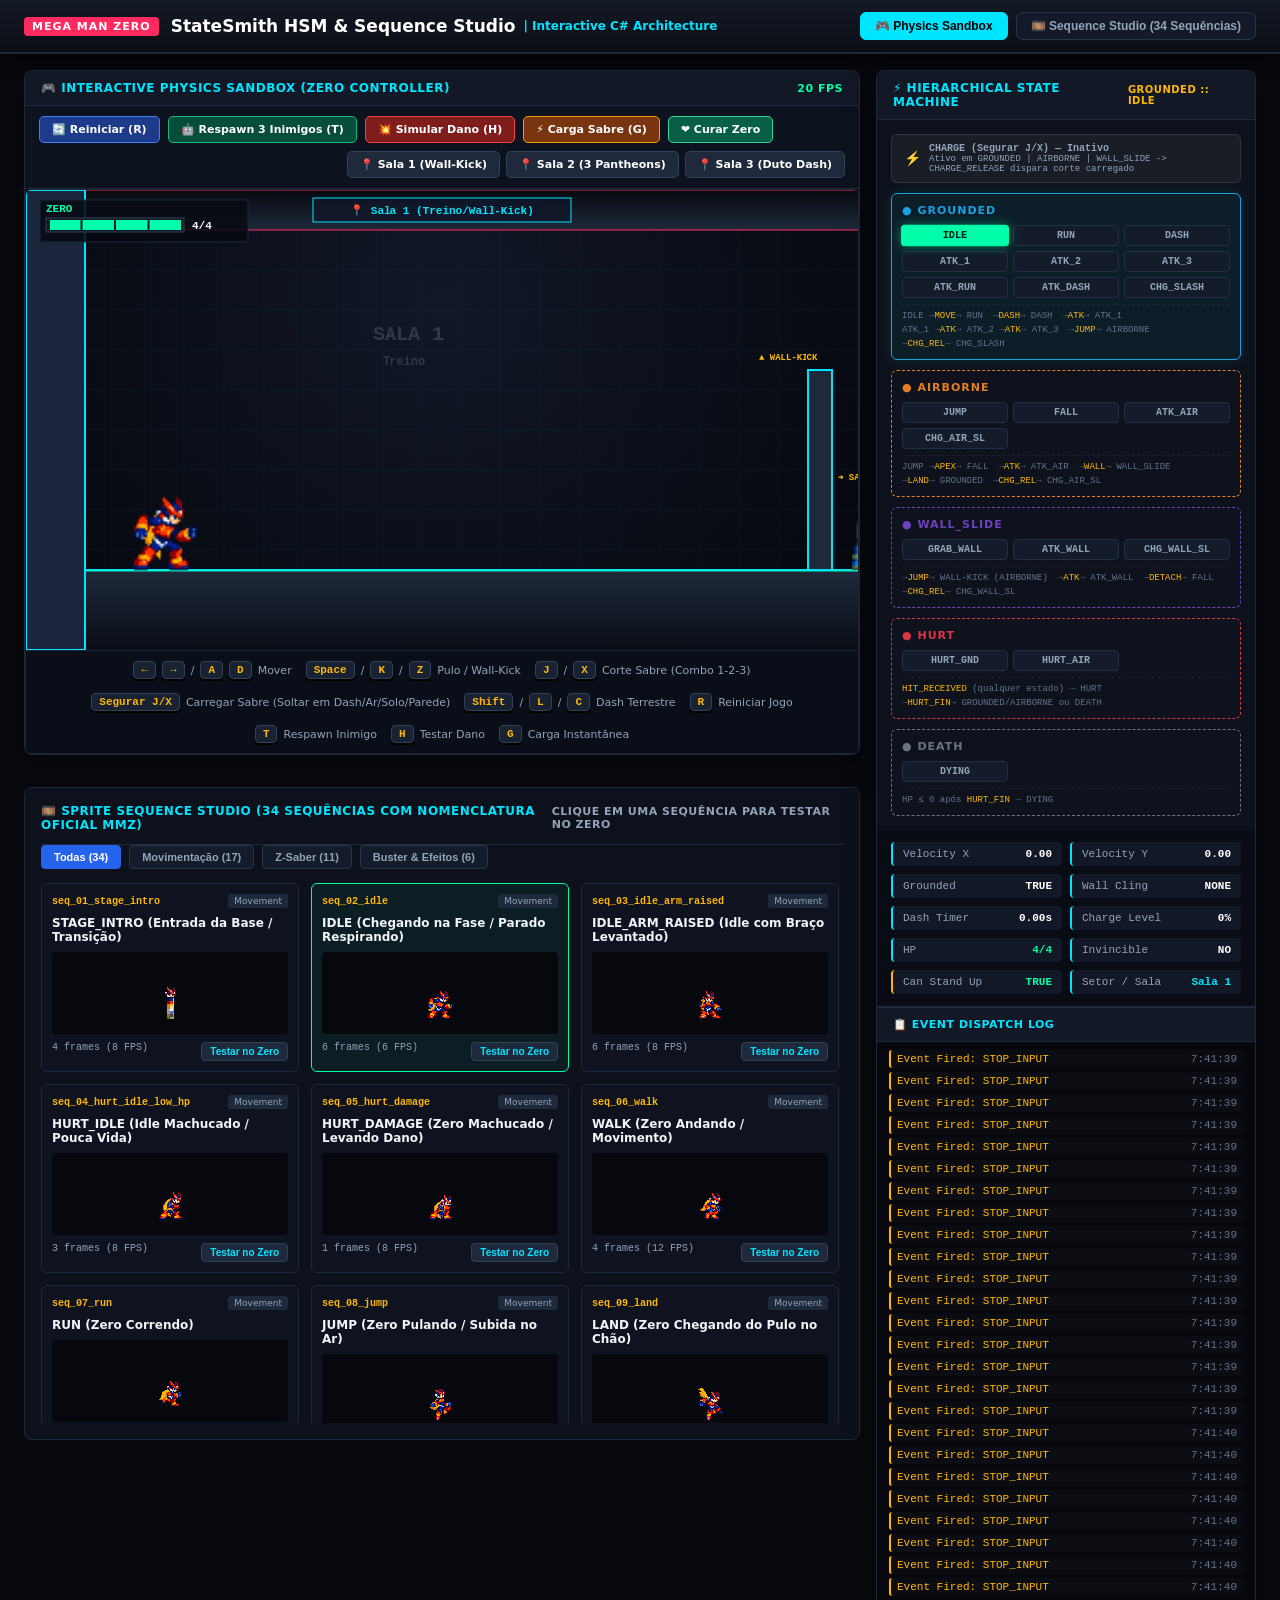
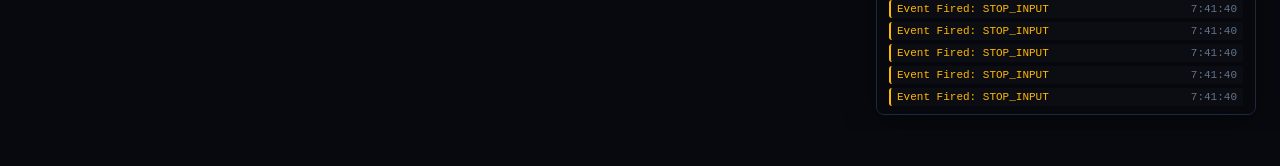
<file: index.html>
<!DOCTYPE html>
<html lang="pt-BR">
<head>
  <meta charset="UTF-8">
  <meta name="viewport" content="width=device-width, initial-scale=1.0">
  <title>StateSmith HSM & Sequence Studio | Mega Man Zero Sandbox</title>
  <style>
:root {
      --bg-dark: #07090e;
      --panel-bg: rgba(14, 18, 28, 0.95);
      --panel-border: #1e293b;
      --accent-red: #ff2a5f;
      --accent-green: #00ffaa;
      --accent-cyan: #00e5ff;
      --accent-gold: #ffb703;
      --text-main: #f1f5f9;
      --text-muted: #94a3b8;
    }

    * {
      box-sizing: border-box;
      margin: 0;
      padding: 0;
      user-select: none;
    }

    body {
      background: var(--bg-dark);
      color: var(--text-main);
      font-family: 'Segoe UI', system-ui, -apple-system, sans-serif;
      min-height: 100vh;
      display: flex;
      flex-direction: column;
      overflow-x: hidden;
    }

    /* Top Navigation Bar */
    header {
      background: linear-gradient(180deg, #131926 0%, #0a0d14 100%);
      border-bottom: 2px solid #1e293b;
      padding: 12px 24px;
      display: flex;
      justify-content: space-between;
      align-items: center;
      box-shadow: 0 4px 20px rgba(0, 0, 0, 0.6);
      position: sticky;
      top: 0;
      z-index: 100;
    }

    .logo-area {
      display: flex;
      align-items: center;
      gap: 12px;
    }

    .badge-tag {
      background: var(--accent-red);
      color: #fff;
      font-weight: 900;
      font-size: 11px;
      padding: 3px 8px;
      border-radius: 4px;
      letter-spacing: 1px;
      text-transform: uppercase;
    }

    h1 {
      font-size: 17px;
      font-weight: 700;
      color: #fff;
      display: flex;
      align-items: center;
      gap: 8px;
    }

    .sub-title {
      font-size: 12px;
      color: var(--accent-cyan);
    }

    /* Tab Controls */
    .tabs-nav {
      display: flex;
      gap: 8px;
    }

    .tab-btn {
      background: #141a29;
      border: 1px solid #283548;
      color: var(--text-muted);
      padding: 6px 14px;
      border-radius: 6px;
      font-size: 12px;
      font-weight: bold;
      cursor: pointer;
      transition: all 0.2s;
    }

    .tab-btn:hover {
      border-color: var(--accent-cyan);
      color: #fff;
    }

    .tab-btn.active {
      background: var(--accent-cyan);
      color: #000;
      border-color: var(--accent-cyan);
    }

    /* Main Container */
    .container {
      display: grid;
      grid-template-columns: 1fr 380px;
      gap: 16px;
      padding: 16px 24px;
      flex: 1;
      max-width: 1650px;
      margin: 0 auto;
      width: 100%;
    }

    @media (max-width: 1100px) {
      .container {
        grid-template-columns: 1fr;
      }
    }

    /* Panels */
    .panel {
      background: var(--panel-bg);
      border: 1px solid var(--panel-border);
      border-radius: 8px;
      display: flex;
      flex-direction: column;
      overflow: hidden;
      box-shadow: 0 8px 32px rgba(0,0,0,0.35);
    }

    .panel-header {
      background: rgba(22, 28, 44, 0.7);
      border-bottom: 1px solid var(--panel-border);
      padding: 10px 16px;
      font-size: 12px;
      font-weight: 800;
      color: var(--accent-cyan);
      display: flex;
      justify-content: space-between;
      align-items: center;
      text-transform: uppercase;
      letter-spacing: 0.5px;
    }

    /* Sandbox Action Toolbar */
    .sandbox-toolbar {
      display: flex;
      flex-wrap: wrap;
      gap: 8px;
      padding: 10px 14px;
      background: #0d121f;
      border-bottom: 1px solid var(--panel-border);
      align-items: center;
    }

    .action-btn {
      display: inline-flex;
      align-items: center;
      gap: 6px;
      padding: 6px 12px;
      border-radius: 5px;
      font-size: 11px;
      font-weight: 700;
      font-family: inherit;
      cursor: pointer;
      border: 1px solid transparent;
      transition: all 0.15s ease;
      color: #fff;
    }

    .action-btn:hover {
      transform: translateY(-1px);
      box-shadow: 0 4px 12px rgba(0,0,0,0.4);
    }

    .action-btn:active {
      transform: translateY(1px);
    }

    .btn-reset {
      background: #1e3a8a;
      border-color: #3b82f6;
    }
    .btn-reset:hover {
      background: #2563eb;
      box-shadow: 0 0 12px rgba(59, 130, 246, 0.5);
    }

    .btn-respawn {
      background: #064e3b;
      border-color: #10b981;
    }
    .btn-respawn:hover {
      background: #059669;
      box-shadow: 0 0 12px rgba(16, 185, 129, 0.5);
    }

    .btn-hit {
      background: #7f1d1d;
      border-color: #ef4444;
    }
    .btn-hit:hover {
      background: #dc2626;
      box-shadow: 0 0 12px rgba(239, 68, 68, 0.5);
    }

    .btn-charge {
      background: #78350f;
      border-color: #f59e0b;
    }
    .btn-charge:hover {
      background: #d97706;
      box-shadow: 0 0 12px rgba(245, 158, 11, 0.5);
    }

    .btn-heal {
      background: #065f46;
      border-color: #34d399;
    }
    .btn-heal:hover {
      background: #047857;
      box-shadow: 0 0 12px rgba(52, 211, 153, 0.5);
    }

    /* Game Canvas */
    .canvas-wrapper {
      position: relative;
      background: #05070c;
      border-radius: 6px;
      overflow: hidden;
      border: 1px solid #1a2234;
      display: flex;
      flex-direction: column;
      align-items: center;
    }

    canvas#gameCanvas {
      width: 100%;
      height: 460px;
      background: radial-gradient(circle at 50% 25%, #111726 0%, #05070c 100%);
      image-rendering: pixelated;
      display: block;
      cursor: crosshair;
    }

    /* Controls Bar below canvas */
    .controls-legend {
      background: #0a0e18;
      border-top: 1px solid var(--panel-border);
      padding: 10px 16px;
      width: 100%;
      display: flex;
      flex-wrap: wrap;
      gap: 14px;
      justify-content: center;
      font-size: 11px;
    }

    .key-hint {
      display: flex;
      align-items: center;
      gap: 6px;
      color: var(--text-muted);
    }

    kbd {
      background: #192233;
      color: var(--accent-gold);
      border: 1px solid #334155;
      padding: 2px 7px;
      border-radius: 4px;
      font-family: monospace;
      font-weight: bold;
      font-size: 11px;
      box-shadow: 0 2px 0 #000;
    }

    /* State Machine Hierarchy Display */
    .hsm-tree {
      padding: 14px;
      display: flex;
      flex-direction: column;
      gap: 10px;
    }

    .super-state-box {
      border: 1px dashed #2d3748;
      border-radius: 6px;
      padding: 10px;
      background: rgba(15, 20, 32, 0.4);
      position: relative;
      transition: all 0.2s ease;
    }

    .super-state-box.active {
      border: 1px solid var(--accent-cyan);
      background: rgba(0, 229, 255, 0.06);
      box-shadow: 0 0 15px rgba(0, 229, 255, 0.12);
    }

    .super-state-title {
      font-size: 11px;
      font-weight: 800;
      color: var(--text-muted);
      letter-spacing: 1px;
      margin-bottom: 8px;
      display: flex;
      align-items: center;
      gap: 6px;
    }

    .super-state-box.active .super-state-title {
      color: var(--accent-cyan);
    }

    .sub-states-grid {
      display: grid;
      grid-template-columns: repeat(auto-fill, minmax(85px, 1fr));
      gap: 5px;
    }

    .state-pill {
      background: #141c2b;
      border: 1px solid #233044;
      color: #94a3b8;
      padding: 4px 6px;
      border-radius: 4px;
      font-size: 10px;
      font-family: monospace;
      font-weight: bold;
      transition: all 0.15s ease;
      cursor: pointer;
      overflow: hidden;
      text-overflow: ellipsis;
      white-space: nowrap;
      text-align: center;
    }

    .state-pill:hover {
      border-color: #3b82f6;
      color: #fff;
    }

    .state-pill.active {
      background: var(--accent-green);
      color: #032014;
      border-color: var(--accent-green);
      box-shadow: 0 0 10px rgba(0, 255, 170, 0.4);
      transform: scale(1.02);
    }

    /* Charge Mechanic Orthogonal Banner */
    .charge-indicator {
      background: rgba(255, 255, 255, 0.05);
      border: 1px solid rgba(255, 255, 255, 0.1);
      border-radius: 6px;
      padding: 8px 12px;
      display: flex;
      align-items: center;
      gap: 8px;
      font-size: 10px;
      font-family: monospace;
      font-weight: 700;
      color: var(--text-muted);
    }

    .charge-indicator.charging {
      background: linear-gradient(135deg, rgba(27, 161, 226, 0.1) 0%, rgba(27, 161, 226, 0.25) 100%);
      border-color: #1ba1e2;
      color: #1ba1e2;
      box-shadow: 0 0 8px rgba(27, 161, 226, 0.5);
    }

    .charge-indicator.ready {
      background: linear-gradient(135deg, rgba(239, 68, 68, 0.15) 0%, rgba(239, 68, 68, 0.35) 100%);
      border-color: #ef4444;
      color: #ef4444;
      animation: charge-pulse-red 0.5s ease-in-out infinite;
    }

    .charge-indicator .charge-icon {
      font-size: 14px;
    }

    .charge-indicator .charge-states {
      font-weight: 400;
      font-size: 9px;
      color: inherit;
    }

    @keyframes charge-pulse-red {
      0%, 100% { box-shadow: 0 0 8px rgba(239, 68, 68, 0.4); }
      50% { box-shadow: 0 0 18px rgba(239, 68, 68, 0.8); }
    }

    /* Transition Hints */
    .transition-hints {
      display: flex;
      flex-wrap: wrap;
      gap: 4px 10px;
      margin-top: 6px;
      padding-top: 6px;
      border-top: 1px dashed rgba(255, 255, 255, 0.06);
    }

    .transition-hint {
      font-size: 9px;
      font-family: monospace;
      color: #64748b;
      white-space: nowrap;
    }

    .transition-hint .ev {
      color: var(--accent-gold);
    }

    /* Diagnostics & Stats */
    .stats-grid {
      display: grid;
      grid-template-columns: repeat(2, 1fr);
      gap: 8px;
      padding: 12px 14px;
      background: #090c14;
      border-bottom: 1px solid var(--panel-border);
      font-family: monospace;
      font-size: 11px;
    }

    .stat-item {
      display: flex;
      justify-content: space-between;
      background: #121826;
      padding: 6px 10px;
      border-radius: 4px;
      border-left: 2px solid var(--accent-cyan);
    }

    .stat-label {
      color: var(--text-muted);
    }

    .stat-val {
      color: #fff;
      font-weight: bold;
    }

    /* Event Dispatch Log */
    .event-log {
      flex: 1;
      height: 180px;
      overflow-y: auto;
      padding: 8px 12px;
      font-family: monospace;
      font-size: 11px;
      background: #06080e;
      display: flex;
      flex-direction: column-reverse;
      gap: 4px;
    }

    .log-entry {
      padding: 3px 6px;
      border-radius: 3px;
      background: rgba(255, 255, 255, 0.02);
      display: flex;
      justify-content: space-between;
    }

    .log-entry.event-fired {
      border-left: 2px solid var(--accent-gold);
      color: var(--accent-gold);
    }

    .log-entry.state-trans {
      border-left: 2px solid var(--accent-green);
      color: #a7f3d0;
      background: rgba(0, 255, 170, 0.05);
    }

    /* Sequence Studio Section */
    .sequence-studio {
      margin-top: 16px;
      background: var(--panel-bg);
      border: 1px solid var(--panel-border);
      border-radius: 8px;
      padding: 16px;
    }

    .studio-filter-bar {
      display: flex;
      gap: 8px;
      margin-bottom: 14px;
      flex-wrap: wrap;
    }

    .filter-btn {
      background: #141c2c;
      border: 1px solid #26354a;
      color: var(--text-muted);
      padding: 5px 12px;
      border-radius: 4px;
      font-size: 11px;
      cursor: pointer;
      font-weight: bold;
    }

    .filter-btn.active, .filter-btn:hover {
      background: #2563eb;
      color: #fff;
      border-color: #2563eb;
    }

    .sequences-grid {
      display: grid;
      grid-template-columns: repeat(auto-fill, minmax(250px, 1fr));
      gap: 12px;
      max-height: 540px;
      overflow-y: auto;
      padding-right: 4px;
    }

    .seq-card {
      background: #0e131f;
      border: 1px solid #1e283b;
      border-radius: 6px;
      padding: 10px;
      display: flex;
      flex-direction: column;
      gap: 8px;
      transition: all 0.2s;
      cursor: pointer;
    }

    .seq-card:hover {
      border-color: var(--accent-cyan);
      box-shadow: 0 4px 16px rgba(0, 229, 255, 0.15);
      transform: translateY(-2px);
    }

    .seq-card.active-preview {
      border-color: var(--accent-green);
      background: rgba(0, 255, 170, 0.05);
    }

    .seq-header {
      display: flex;
      justify-content: space-between;
      align-items: center;
    }

    .seq-id {
      font-family: monospace;
      font-size: 10px;
      color: var(--accent-gold);
      font-weight: bold;
    }

    .seq-cat {
      font-size: 9px;
      padding: 2px 6px;
      border-radius: 3px;
      background: #1e293b;
      color: var(--text-muted);
    }

    .seq-title {
      font-size: 12px;
      font-weight: bold;
      color: var(--text-main);
    }

    .seq-preview-row {
      display: flex;
      align-items: center;
      justify-content: center;
      background: #06080e;
      border-radius: 4px;
      padding: 6px;
      min-height: 80px;
    }

    .seq-preview-row img {
      image-rendering: pixelated;
      max-height: 70px;
      object-fit: contain;
    }

    .seq-footer {
      display: flex;
      justify-content: space-between;
      font-size: 10px;
      color: var(--text-muted);
      font-family: monospace;
    }

    .btn-test-seq {
      background: #1e293b;
      color: var(--accent-cyan);
      border: 1px solid #334155;
      padding: 3px 8px;
      border-radius: 4px;
      font-size: 10px;
      font-weight: bold;
      cursor: pointer;
      transition: all 0.15s;
    }

    .btn-test-seq:hover {
      background: var(--accent-cyan);
      color: #000;
    }

  </style>
</head>
<body>
<!-- Top Navigation -->
  <header>
    <div class="logo-area">
      <span class="badge-tag">Mega Man Zero</span>
      <h1>StateSmith HSM & Sequence Studio <span class="sub-title">| Interactive C# Architecture</span></h1>
    </div>
    <div class="tabs-nav">
      <button class="tab-btn active" id="btnTabSandbox" onclick="switchView('sandbox')">🎮 Physics Sandbox</button>
      <button class="tab-btn" id="btnTabStudio" onclick="switchView('studio')">🎞️ Sequence Studio (34 Sequências)</button>
    </div>
  </header>

  <!-- Main Content Container -->
  <div class="container">

    <!-- Left Column: Interactive Sandbox & Visual Game Canvas -->
    <div style="display:flex; flex-direction:column; gap:16px;">
      
      <div class="panel" id="panelSandbox">
        <div class="panel-header">
          <span>🎮 Interactive Physics Sandbox (Zero Controller)</span>
          <span style="font-size:11px; color:var(--accent-green);" id="fpsDisplay">60 FPS</span>
        </div>

        <!-- Quick Action Toolbar -->
        <div class="sandbox-toolbar">
          <button class="action-btn btn-reset" onclick="resetGame()" title="Tecla [R]: Restaura Zero e reinicia na Sala 1">🔄 Reiniciar (R)</button>
          <button class="action-btn btn-respawn" onclick="respawnAllEnemies()" title="Tecla [T]: Recria os 3 Pantheons na Sala 2">🤖 Respawn 3 Inimigos (T)</button>
          <button class="action-btn btn-hit" onclick="testHitPlayer()" title="Tecla [H]: Simula colisão para testar Super Estado HURT">💥 Simular Dano (H)</button>
          <button class="action-btn btn-charge" onclick="testChargePlayer()" title="Tecla [G]: Dá carga instantânea no Z-Saber">⚡ Carga Sabre (G)</button>
          <button class="action-btn btn-heal" onclick="healPlayer()" title="Restaura vida do Zero">❤️ Curar Zero</button>
          <div style="margin-left:auto; display:flex; gap:6px;">
            <button class="action-btn" style="background:#1e293b; border-color:#334155;" onclick="warpPlayer(120)">📍 Sala 1 (Wall-Kick)</button>
            <button class="action-btn" style="background:#1e293b; border-color:#334155;" onclick="warpPlayer(900)">📍 Sala 2 (3 Pantheons)</button>
            <button class="action-btn" style="background:#1e293b; border-color:#334155;" onclick="warpPlayer(1750)">📍 Sala 3 (Duto Dash)</button>
          </div>
        </div>

        <div class="canvas-wrapper">
          <canvas id="gameCanvas" width="840" height="460"></canvas>
          <div class="controls-legend">
            <div class="key-hint"><kbd>←</kbd> <kbd>→</kbd> / <kbd>A</kbd> <kbd>D</kbd> Mover</div>
            <div class="key-hint"><kbd>Space</kbd> / <kbd>K</kbd> / <kbd>Z</kbd> Pulo / Wall-Kick</div>
            <div class="key-hint"><kbd>J</kbd> / <kbd>X</kbd> Corte Sabre (Combo 1-2-3)</div>
            <div class="key-hint"><kbd>Segurar J/X</kbd> Carregar Sabre (Soltar em Dash/Ar/Solo/Parede)</div>
            <div class="key-hint"><kbd>Shift</kbd> / <kbd>L</kbd> / <kbd>C</kbd> Dash Terrestre</div>
            <div class="key-hint"><kbd>R</kbd> Reiniciar Jogo</div>
            <div class="key-hint"><kbd>T</kbd> Respawn Inimigo</div>
            <div class="key-hint"><kbd>H</kbd> Testar Dano</div>
            <div class="key-hint"><kbd>G</kbd> Carga Instantânea</div>
          </div>
        </div>
      </div>

      <!-- Sequence Studio: Full catalog of all 34 extracted sequences -->
      <div class="sequence-studio" id="panelStudio">
        <div class="panel-header" style="background:none; padding:0 0 12px 0;">
          <span>🎞️ Sprite Sequence Studio (34 Sequências com Nomenclatura Oficial MMZ)</span>
          <span style="font-size:11px; color:var(--text-muted);">Clique em uma sequência para testar no Zero</span>
        </div>

        <!-- Category Filters -->
        <div class="studio-filter-bar">
          <button class="filter-btn active" onclick="filterSequences('all')">Todas (34)</button>
          <button class="filter-btn" onclick="filterSequences('Movement')">Movimentação (17)</button>
          <button class="filter-btn" onclick="filterSequences('Combat (Saber)')">Z-Saber (11)</button>
          <button class="filter-btn" onclick="filterSequences('Buster & Effects')">Buster & Efeitos (6)</button>
        </div>

        <!-- Sequences Grid -->
        <div class="sequences-grid" id="sequencesGrid">
          <!-- Populated by JavaScript -->
        </div>
      </div>

    </div>

    <!-- Right Column: State Machine Tree, Event Triggers & Diagnostics -->
    <div style="display:flex; flex-direction:column; gap:16px;">
      
      <!-- HSM Hierarchy Viewer -->
      <div class="panel">
        <div class="panel-header">
          <span>⚡ Hierarchical State Machine</span>
          <span style="font-size:10px; color:var(--accent-gold);" id="currentStateTag">GROUNDED :: IDLE</span>
        </div>

        <div class="hsm-tree">

          <!-- CHARGE Orthogonal Banner -->
          <div class="charge-indicator idle" id="ui-charge-indicator">
            <span class="charge-icon">⚡</span>
            <div>
              <div id="ui-charge-title">CHARGE (Segurar J/X) — Inativo</div>
              <div class="charge-states">Ativo em GROUNDED | AIRBORNE | WALL_SLIDE -> CHARGE_RELEASE dispara corte carregado</div>
            </div>
          </div>

          <!-- GROUNDED Super State -->
          <div class="super-state-box active" id="super_GROUNDED" style="border-color:#1ba1e2;">
            <div class="super-state-title" style="color:#1ba1e2;">
              <span>● GROUNDED</span>
            </div>
            <div class="sub-states-grid">
              <div class="state-pill active" id="state_IDLE">IDLE</div>
              <div class="state-pill" id="state_RUN">RUN</div>
              <div class="state-pill" id="state_DASH">DASH</div>
              <div class="state-pill" id="state_ATTACK_1">ATK_1</div>
              <div class="state-pill" id="state_ATTACK_2">ATK_2</div>
              <div class="state-pill" id="state_ATTACK_3">ATK_3</div>
              <div class="state-pill" id="state_ATTACK_RUN">ATK_RUN</div>
              <div class="state-pill" id="state_ATTACK_DASH">ATK_DASH</div>
              <div class="state-pill" id="state_CHARGE_SLASH">CHG_SLASH</div>
            </div>
            <div class="transition-hints">
              <span class="transition-hint">IDLE →<span class="ev">MOVE</span>→ RUN</span>
              <span class="transition-hint">→<span class="ev">DASH</span>→ DASH</span>
              <span class="transition-hint">→<span class="ev">ATK</span>→ ATK_1</span>
              <span class="transition-hint">ATK_1 →<span class="ev">ATK</span>→ ATK_2 →<span class="ev">ATK</span>→ ATK_3</span>
              <span class="transition-hint">→<span class="ev">JUMP</span>→ AIRBORNE</span>
              <span class="transition-hint">→<span class="ev">CHG_REL</span>→ CHG_SLASH</span>
            </div>
          </div>

          <!-- AIRBORNE Super State -->
          <div class="super-state-box" id="super_AIRBORNE" style="border-color:#e67e22;">
            <div class="super-state-title" style="color:#e67e22;">
              <span>● AIRBORNE</span>
            </div>
            <div class="sub-states-grid">
              <div class="state-pill" id="state_JUMP">JUMP</div>
              <div class="state-pill" id="state_FALL">FALL</div>
              <div class="state-pill" id="state_ATTACK_AIR">ATK_AIR</div>
              <div class="state-pill" id="state_CHARGE_AIR_SLASH">CHG_AIR_SL</div>
            </div>
            <div class="transition-hints">
              <span class="transition-hint">JUMP →<span class="ev">APEX</span>→ FALL</span>
              <span class="transition-hint">→<span class="ev">ATK</span>→ ATK_AIR</span>
              <span class="transition-hint">→<span class="ev">WALL</span>→ WALL_SLIDE</span>
              <span class="transition-hint">→<span class="ev">LAND</span>→ GROUNDED</span>
              <span class="transition-hint">→<span class="ev">CHG_REL</span>→ CHG_AIR_SL</span>
            </div>
          </div>

          <!-- WALL_SLIDE Super State -->
          <div class="super-state-box" id="super_WALL_SLIDE" style="border-color:#6f42c1;">
            <div class="super-state-title" style="color:#6f42c1;">
              <span>● WALL_SLIDE</span>
            </div>
            <div class="sub-states-grid">
              <div class="state-pill" id="state_GRAB_WALL">GRAB_WALL</div>
              <div class="state-pill" id="state_ATTACK_GRAB_WALL">ATK_WALL</div>
              <div class="state-pill" id="state_CHARGE_WALL_SLASH">CHG_WALL_SL</div>
            </div>
            <div class="transition-hints">
              <span class="transition-hint">→<span class="ev">JUMP</span>→ WALL-KICK (AIRBORNE)</span>
              <span class="transition-hint">→<span class="ev">ATK</span>→ ATK_WALL</span>
              <span class="transition-hint">→<span class="ev">DETACH</span>→ FALL</span>
              <span class="transition-hint">→<span class="ev">CHG_REL</span>→ CHG_WALL_SL</span>
            </div>
          </div>

          <!-- HURT Super State -->
          <div class="super-state-box" id="super_HURT" style="border-color:#dc3545;">
            <div class="super-state-title" style="color:#dc3545;">
              <span>● HURT</span>
            </div>
            <div class="sub-states-grid">
              <div class="state-pill" id="state_HURT_GROUND">HURT_GND</div>
              <div class="state-pill" id="state_HURT_AIR">HURT_AIR</div>
            </div>
            <div class="transition-hints">
              <span class="transition-hint"><span class="ev">HIT_RECEIVED</span> (qualquer estado) → HURT</span>
              <span class="transition-hint">→<span class="ev">HURT_FIN</span>→ GROUNDED/AIRBORNE ou DEATH</span>
            </div>
          </div>

          <!-- DEATH Super State -->
          <div class="super-state-box" id="super_DEATH" style="border-color:#6c757d;">
            <div class="super-state-title" style="color:#6c757d;">
              <span>● DEATH</span>
            </div>
            <div class="sub-states-grid">
              <div class="state-pill" id="state_DYING">DYING</div>
            </div>
            <div class="transition-hints">
              <span class="transition-hint">HP ≤ 0 após <span class="ev">HURT_FIN</span> → DYING</span>
            </div>
          </div>

        </div>

        <!-- Real-time Variables / Stats -->
        <div class="stats-grid">
          <div class="stat-item">
            <span class="stat-label">Velocity X</span>
            <span class="stat-val" id="stat_vx">0.00</span>
          </div>
          <div class="stat-item">
            <span class="stat-label">Velocity Y</span>
            <span class="stat-val" id="stat_vy">0.00</span>
          </div>
          <div class="stat-item">
            <span class="stat-label">Grounded</span>
            <span class="stat-val" id="stat_ground">TRUE</span>
          </div>
          <div class="stat-item">
            <span class="stat-label">Wall Cling</span>
            <span class="stat-val" id="stat_wall">NONE</span>
          </div>
          <div class="stat-item">
            <span class="stat-label">Dash Timer</span>
            <span class="stat-val" id="stat_dash">0.0s</span>
          </div>
          <div class="stat-item">
            <span class="stat-label">Charge Level</span>
            <span class="stat-val" id="stat_charge">0%</span>
          </div>
          <div class="stat-item">
            <span class="stat-label">HP</span>
            <span class="stat-val" id="stat_hp" style="color:#00ffaa;">4/4</span>
          </div>
          <div class="stat-item">
            <span class="stat-label">Invincible</span>
            <span class="stat-val" id="stat_invincible">NO</span>
          </div>
          <div class="stat-item" style="border-left-color:#ffb703;">
            <span class="stat-label">Can Stand Up</span>
            <span class="stat-val" id="stat_standup" style="color:#ffb703;">TRUE</span>
          </div>
          <div class="stat-item" style="border-left-color:#00e5ff;">
            <span class="stat-label">Setor / Sala</span>
            <span class="stat-val" id="stat_room" style="color:#00e5ff;">Sala 1</span>
          </div>
        </div>

        <!-- Event Log -->
        <div class="panel-header" style="border-top:1px solid var(--panel-border); font-size:11px;">
          <span>📋 Event Dispatch Log</span>
        </div>
        <div class="event-log" id="eventLog">
          <div class="log-entry state-trans"><span>[INIT] PlayerSm initialized in GROUNDED::IDLE</span></div>
        </div>

      </div>

    </div>

  </div>

  <script>
// ===== MODULE: constants.js =====
/**
 * Mega Man Zero - StateSmith HSM Architecture
 * Game World, Physics & Animation Mapping Constants
 */

const WORLD = {
  W: 3360,             // Total world width (4 interconnected rooms of 840px each)
  H: 460,              // Total world height
  GROUND_Y: 380,       // Floor Y level
  CEILING_Y: 40,       // Global ceiling Y level
  CANVAS_W: 840,
  CANVAS_H: 460,

  // Room horizontal boundaries
  ROOM_1_START: 0,
  ROOM_1_END: 800,
  ROOM_2_START: 810,
  ROOM_2_END: 1650,
  ROOM_3_START: 1660,
  ROOM_3_END: 2500,
  ROOM_4_START: 2510,
  ROOM_4_END: 3360,

  // Room 3 Low Duct / Tunnel
  TUNNEL_START: 1850,
  TUNNEL_END: 2220,
  TUNNEL_CEILING_Y: 342, // 38px clearance from GROUND_Y(380) -> Perfectly fitted for Zero's Dash!
};

const PHYS = {
  // Movement
  RUN_SPEED: 5.2,
  DASH_SPEED: 10.0,
  DASH_DURATION: 0.35,

  // Jump & Gravity
  JUMP_VY: -13.0,
  GRAVITY: 28.0,
  MAX_FALL_SPEED: 14.0,
  WALL_KICK_VX: 7.0,
  WALL_KICK_VY: -13.0,

  // Air control
  AIR_ACCEL: 0.45,
  AIR_MAX_SPEED: 5.2,
  AIR_DRAG: 0.94,

  // Wall slide
  WALL_SLIDE_GRAVITY: 7.0,
  WALL_SLIDE_MAX_SPEED: 2.8,

  // Attack movement
  ATTACK_RUN_SPEED: 3.5,

  // Sprite rendering
  SPRITE_SCALE: 2.2,

  // Collision Box Dimensions (Accurately calibrated to sprite frames)
  STAND_HEIGHT: 50,    // Head at y=330 in standing/running/jumping (hits tunnel ceiling at 342)
  STAND_WIDTH: 22,     // Half-width 11px
  DASH_HEIGHT: 28,     // Head at y=352 in dash slide (comfortably under tunnel ceiling at 342)
  DASH_WIDTH: 30,      // Half-width 15px

  // Collision / Hurt
  KNOCKBACK_VX: 4.5,
  KNOCKBACK_VY: -6.0,
  INVINCIBLE_DURATION: 1.5,  // 1.5s de I-Frames
  HURT_STUN_DURATION: 0.4,   // 0.4s de stun de dano

  // Player HP
  MAX_HP: 4,
};

// 1-to-1 Mapping between StateMachine States and Sprite Sequence IDs
const STATE_ANIM_MAP = {
  'IDLE': 'seq_02_idle',
  'RUN': 'seq_07_run',
  'DASH': 'seq_11_dash',
  'ATTACK_1': 'seq_17_saber_slash_1',
  'ATTACK_2': 'seq_18_saber_slash_2',
  'ATTACK_3': 'seq_21_saber_slash_link',
  'ATTACK_RUN': 'seq_25_attack_walk_slash',
  'ATTACK_DASH': 'seq_27_attack_dash_slash',
  'CHARGE_SLASH': 'seq_20_saber_slash_heavy',
  'JUMP': 'seq_08_jump',
  'FALL': 'seq_10_jump_somersault',
  'ATTACK_AIR': 'seq_26_attack_air_jump_slash',
  'CHARGE_AIR_SLASH': 'seq_20_saber_slash_heavy',
  'GRAB_WALL': 'seq_12_wall_grab_slide',
  'ATTACK_GRAB_WALL': 'seq_18_saber_slash_2',
  'CHARGE_WALL_SLASH': 'seq_28_hang_charge_slash',
  'HURT_GROUND': 'seq_05_hurt_damage',
  'HURT_AIR': 'seq_05_hurt_damage',
  'DYING': 'seq_05_hurt_damage'
};

if (typeof module !== 'undefined') {
  module.exports = { WORLD, PHYS, STATE_ANIM_MAP };
}


// ===== MODULE: sprite_catalog.js =====
/**
 * Zero Animation Sprite Catalog (34 Sequences)
 */
const SPRITE_CATALOG = [
      {"id": "seq_01_stage_intro", "cat": "Movement", "label": "STAGE_INTRO (Entrada da Base / Transição)", "fps": 8, "loop": false, "gif": "sprites_extracted/seq_01_stage_intro/animation.gif", "frames": ["sprites_extracted/seq_01_stage_intro/frame_00.png", "sprites_extracted/seq_01_stage_intro/frame_01.png", "sprites_extracted/seq_01_stage_intro/frame_02.png", "sprites_extracted/seq_01_stage_intro/frame_03.png"]},
      {"id": "seq_02_idle", "cat": "Movement", "label": "IDLE (Chegando na Fase / Parado Respirando)", "fps": 6, "loop": true, "gif": "sprites_extracted/seq_02_idle/animation.gif", "frames": ["sprites_extracted/seq_02_idle/frame_00.png", "sprites_extracted/seq_02_idle/frame_01.png", "sprites_extracted/seq_02_idle/frame_02.png", "sprites_extracted/seq_02_idle/frame_03.png", "sprites_extracted/seq_02_idle/frame_04.png", "sprites_extracted/seq_02_idle/frame_05.png"]},
      {"id": "seq_03_idle_arm_raised", "cat": "Movement", "label": "IDLE_ARM_RAISED (Idle com Braço Levantado)", "fps": 8, "loop": true, "gif": "sprites_extracted/seq_03_idle_arm_raised/animation.gif", "frames": ["sprites_extracted/seq_03_idle_arm_raised/frame_00.png", "sprites_extracted/seq_03_idle_arm_raised/frame_01.png", "sprites_extracted/seq_03_idle_arm_raised/frame_02.png", "sprites_extracted/seq_03_idle_arm_raised/frame_03.png", "sprites_extracted/seq_03_idle_arm_raised/frame_04.png", "sprites_extracted/seq_03_idle_arm_raised/frame_05.png"]},
      {"id": "seq_04_hurt_idle_low_hp", "cat": "Movement", "label": "HURT_IDLE (Idle Machucado / Pouca Vida)", "fps": 8, "loop": true, "gif": "sprites_extracted/seq_04_hurt_idle_low_hp/animation.gif", "frames": ["sprites_extracted/seq_04_hurt_idle_low_hp/frame_00.png", "sprites_extracted/seq_04_hurt_idle_low_hp/frame_01.png", "sprites_extracted/seq_04_hurt_idle_low_hp/frame_02.png"]},
      {"id": "seq_05_hurt_damage", "cat": "Movement", "label": "HURT_DAMAGE (Zero Machucado / Levando Dano)", "fps": 8, "loop": false, "gif": "sprites_extracted/seq_05_hurt_damage/animation.gif", "frames": ["sprites_extracted/seq_05_hurt_damage/frame_00.png"]},
      {"id": "seq_06_walk", "cat": "Movement", "label": "WALK (Zero Andando / Movimento)", "fps": 12, "loop": true, "gif": "sprites_extracted/seq_06_walk/animation.gif", "frames": ["sprites_extracted/seq_06_walk/frame_00.png", "sprites_extracted/seq_06_walk/frame_01.png", "sprites_extracted/seq_06_walk/frame_02.png", "sprites_extracted/seq_06_walk/frame_03.png"]},
      {"id": "seq_07_run", "cat": "Movement", "label": "RUN (Zero Correndo)", "fps": 14, "loop": true, "gif": "sprites_extracted/seq_07_run/animation.gif", "frames": ["sprites_extracted/seq_07_run/frame_00.png", "sprites_extracted/seq_07_run/frame_01.png", "sprites_extracted/seq_07_run/frame_02.png", "sprites_extracted/seq_07_run/frame_03.png", "sprites_extracted/seq_07_run/frame_04.png"]},
      {"id": "seq_08_jump", "cat": "Movement", "label": "JUMP (Zero Pulando / Subida no Ar)", "fps": 10, "loop": false, "gif": "sprites_extracted/seq_08_jump/animation.gif", "frames": ["sprites_extracted/seq_08_jump/frame_00.png", "sprites_extracted/seq_08_jump/frame_01.png", "sprites_extracted/seq_08_jump/frame_02.png", "sprites_extracted/seq_08_jump/frame_03.png", "sprites_extracted/seq_08_jump/frame_04.png"]},
      {"id": "seq_09_land", "cat": "Movement", "label": "LAND (Zero Chegando do Pulo no Chão)", "fps": 12, "loop": false, "gif": "sprites_extracted/seq_09_land/animation.gif", "frames": ["sprites_extracted/seq_09_land/frame_00.png", "sprites_extracted/seq_09_land/frame_01.png", "sprites_extracted/seq_09_land/frame_02.png", "sprites_extracted/seq_09_land/frame_03.png", "sprites_extracted/seq_09_land/frame_04.png", "sprites_extracted/seq_09_land/frame_05.png"]},
      {"id": "seq_10_jump_somersault", "cat": "Movement", "label": "JUMP_SOMERSAULT (Pulo Agachando no Final)", "fps": 10, "loop": false, "gif": "sprites_extracted/seq_10_jump_somersault/animation.gif", "frames": ["sprites_extracted/seq_10_jump_somersault/frame_00.png", "sprites_extracted/seq_10_jump_somersault/frame_01.png", "sprites_extracted/seq_10_jump_somersault/frame_02.png", "sprites_extracted/seq_10_jump_somersault/frame_03.png", "sprites_extracted/seq_10_jump_somersault/frame_04.png"]},
      {"id": "seq_11_dash", "cat": "Movement", "label": "DASH (Arrancada / Dash Terrestre)", "fps": 16, "loop": true, "gif": "sprites_extracted/seq_11_dash/animation.gif", "frames": ["sprites_extracted/seq_11_dash/frame_00.png", "sprites_extracted/seq_11_dash/frame_01.png", "sprites_extracted/seq_11_dash/frame_02.png", "sprites_extracted/seq_11_dash/frame_03.png", "sprites_extracted/seq_11_dash/frame_04.png"]},
      {"id": "seq_12_wall_grab_slide", "cat": "Movement", "label": "WALL_GRAB_SLIDE (Deslizando na Parede)", "fps": 10, "loop": true, "gif": "sprites_extracted/seq_12_wall_grab_slide/animation.gif", "frames": ["sprites_extracted/seq_12_wall_grab_slide/frame_00.png", "sprites_extracted/seq_12_wall_grab_slide/frame_01.png", "sprites_extracted/seq_12_wall_grab_slide/frame_02.png", "sprites_extracted/seq_12_wall_grab_slide/frame_03.png", "sprites_extracted/seq_12_wall_grab_slide/frame_04.png"]},
      {"id": "seq_13_wall_slide_floor_contact", "cat": "Movement", "label": "WALL_CONTACT_FLOOR (Fim do Deslize Tocando Chão)", "fps": 10, "loop": false, "gif": "sprites_extracted/seq_13_wall_slide_floor_contact/animation.gif", "frames": ["sprites_extracted/seq_13_wall_slide_floor_contact/frame_00.png", "sprites_extracted/seq_13_wall_slide_floor_contact/frame_01.png", "sprites_extracted/seq_13_wall_slide_floor_contact/frame_02.png"]},
      {"id": "seq_14_wall_kick_jump", "cat": "Movement", "label": "WALL_KICK_JUMP (Pulo Saindo da Parede)", "fps": 12, "loop": false, "gif": "sprites_extracted/seq_14_wall_kick_jump/animation.gif", "frames": ["sprites_extracted/seq_14_wall_kick_jump/frame_00.png", "sprites_extracted/seq_14_wall_kick_jump/frame_01.png", "sprites_extracted/seq_14_wall_kick_jump/frame_02.png", "sprites_extracted/seq_14_wall_kick_jump/frame_03.png", "sprites_extracted/seq_14_wall_kick_jump/frame_04.png"]},
      {"id": "seq_15_ladder_climb", "cat": "Movement", "label": "LADDER_CLIMB (Subindo Escada / Idle Escada)", "fps": 10, "loop": true, "gif": "sprites_extracted/seq_15_ladder_climb/animation.gif", "frames": ["sprites_extracted/seq_15_ladder_climb/frame_00.png", "sprites_extracted/seq_15_ladder_climb/frame_01.png", "sprites_extracted/seq_15_ladder_climb/frame_02.png", "sprites_extracted/seq_15_ladder_climb/frame_03.png", "sprites_extracted/seq_15_ladder_climb/frame_04.png", "sprites_extracted/seq_15_ladder_climb/frame_05.png", "sprites_extracted/seq_15_ladder_climb/frame_06.png", "sprites_extracted/seq_15_ladder_climb/frame_07.png", "sprites_extracted/seq_15_ladder_climb/frame_08.png"]},
      {"id": "seq_16_hang_ceiling_one_hand", "cat": "Movement", "label": "HANG_CEILING (Pendurado por uma das Mãos)", "fps": 10, "loop": true, "gif": "sprites_extracted/seq_16_hang_ceiling_one_hand/animation.gif", "frames": ["sprites_extracted/seq_16_hang_ceiling_one_hand/frame_00.png", "sprites_extracted/seq_16_hang_ceiling_one_hand/frame_01.png", "sprites_extracted/seq_16_hang_ceiling_one_hand/frame_02.png", "sprites_extracted/seq_16_hang_ceiling_one_hand/frame_03.png"]},

      {"id": "seq_17_saber_slash_1", "cat": "Combat (Saber)", "label": "SABER_SLASH_1 (Golpe Simples de Sabre 1)", "fps": 16, "loop": false, "gif": "sprites_extracted/seq_17_saber_slash_1/animation.gif", "frames": ["sprites_extracted/seq_17_saber_slash_1/frame_00.png", "sprites_extracted/seq_17_saber_slash_1/frame_01.png", "sprites_extracted/seq_17_saber_slash_1/frame_02.png", "sprites_extracted/seq_17_saber_slash_1/frame_03.png"]},
      {"id": "seq_18_saber_slash_2", "cat": "Combat (Saber)", "label": "SABER_SLASH_2 (Golpe Simples de Sabre 2)", "fps": 16, "loop": false, "gif": "sprites_extracted/seq_18_saber_slash_2/animation.gif", "frames": ["sprites_extracted/seq_18_saber_slash_2/frame_00.png", "sprites_extracted/seq_18_saber_slash_2/frame_01.png", "sprites_extracted/seq_18_saber_slash_2/frame_02.png", "sprites_extracted/seq_18_saber_slash_2/frame_03.png", "sprites_extracted/seq_18_saber_slash_2/frame_04.png"]},
      {"id": "seq_19_saber_slash_moving_step", "cat": "Combat (Saber)", "label": "SABER_SLASH_STEP (Golpe de Sabre Avançando)", "fps": 18, "loop": false, "gif": "sprites_extracted/seq_19_saber_slash_moving_step/animation.gif", "frames": ["sprites_extracted/seq_19_saber_slash_moving_step/frame_00.png", "sprites_extracted/seq_19_saber_slash_moving_step/frame_01.png", "sprites_extracted/seq_19_saber_slash_moving_step/frame_02.png", "sprites_extracted/seq_19_saber_slash_moving_step/frame_03.png", "sprites_extracted/seq_19_saber_slash_moving_step/frame_04.png", "sprites_extracted/seq_19_saber_slash_moving_step/frame_05.png", "sprites_extracted/seq_19_saber_slash_moving_step/frame_06.png", "sprites_extracted/seq_19_saber_slash_moving_step/frame_07.png"]},
      {"id": "seq_20_saber_slash_heavy", "cat": "Combat (Saber)", "label": "SABER_SLASH_HEAVY (Slash Comum em Pé)", "fps": 16, "loop": false, "gif": "sprites_extracted/seq_20_saber_slash_heavy/animation.gif", "frames": ["sprites_extracted/seq_20_saber_slash_heavy/frame_00.png", "sprites_extracted/seq_20_saber_slash_heavy/frame_01.png", "sprites_extracted/seq_20_saber_slash_heavy/frame_02.png", "sprites_extracted/seq_20_saber_slash_heavy/frame_03.png", "sprites_extracted/seq_20_saber_slash_heavy/frame_04.png", "sprites_extracted/seq_20_saber_slash_heavy/frame_05.png"]},
      {"id": "seq_21_saber_slash_link", "cat": "Combat (Saber)", "label": "SABER_SLASH_LINK (Slash de Concatenação)", "fps": 16, "loop": false, "gif": "sprites_extracted/seq_21_saber_slash_link/animation.gif", "frames": ["sprites_extracted/seq_21_saber_slash_link/frame_00.png", "sprites_extracted/seq_21_saber_slash_link/frame_01.png", "sprites_extracted/seq_21_saber_slash_link/frame_02.png", "sprites_extracted/seq_21_saber_slash_link/frame_03.png", "sprites_extracted/seq_21_saber_slash_link/frame_04.png"]},
      {"id": "seq_22_run_forward", "cat": "Movement", "label": "RUN_FORWARD (Apenas Correndo Frente)", "fps": 14, "loop": true, "gif": "sprites_extracted/seq_22_run_forward/animation.gif", "frames": ["sprites_extracted/seq_22_run_forward/frame_00.png", "sprites_extracted/seq_22_run_forward/frame_01.png", "sprites_extracted/seq_22_run_forward/frame_02.png", "sprites_extracted/seq_22_run_forward/frame_03.png", "sprites_extracted/seq_22_run_forward/frame_04.png", "sprites_extracted/seq_22_run_forward/frame_05.png", "sprites_extracted/seq_22_run_forward/frame_06.png", "sprites_extracted/seq_22_run_forward/frame_07.png"]},
      {"id": "seq_23_run_arm_raised", "cat": "Movement", "label": "RUN_ARM_RAISED (Correndo com Braço Levantado)", "fps": 14, "loop": true, "gif": "sprites_extracted/seq_23_run_arm_raised/animation.gif", "frames": ["sprites_extracted/seq_23_run_arm_raised/frame_00.png", "sprites_extracted/seq_23_run_arm_raised/frame_01.png", "sprites_extracted/seq_23_run_arm_raised/frame_02.png", "sprites_extracted/seq_23_run_arm_raised/frame_03.png", "sprites_extracted/seq_23_run_arm_raised/frame_04.png", "sprites_extracted/seq_23_run_arm_raised/frame_05.png", "sprites_extracted/seq_23_run_arm_raised/frame_06.png", "sprites_extracted/seq_23_run_arm_raised/frame_07.png"]},
      {"id": "seq_24_saber_blade_fx", "cat": "Combat (Saber)", "label": "SABER_BLADE_FX (Lâmina / Efeito do Sabre)", "fps": 16, "loop": false, "gif": "sprites_extracted/seq_24_saber_blade_fx/animation.gif", "frames": ["sprites_extracted/seq_24_saber_blade_fx/frame_00.png", "sprites_extracted/seq_24_saber_blade_fx/frame_01.png", "sprites_extracted/seq_24_saber_blade_fx/frame_02.png", "sprites_extracted/seq_24_saber_blade_fx/frame_03.png", "sprites_extracted/seq_24_saber_blade_fx/frame_04.png"]},
      {"id": "seq_25_attack_walk_slash", "cat": "Combat (Saber)", "label": "ATTACK_WALK_SLASH (Ataque Simples Andando)", "fps": 16, "loop": false, "gif": "sprites_extracted/seq_25_attack_walk_slash/animation.gif", "frames": ["sprites_extracted/seq_25_attack_walk_slash/frame_00.png", "sprites_extracted/seq_25_attack_walk_slash/frame_01.png", "sprites_extracted/seq_25_attack_walk_slash/frame_02.png", "sprites_extracted/seq_25_attack_walk_slash/frame_03.png", "sprites_extracted/seq_25_attack_walk_slash/frame_04.png", "sprites_extracted/seq_25_attack_walk_slash/frame_05.png", "sprites_extracted/seq_25_attack_walk_slash/frame_06.png"]},
      {"id": "seq_26_attack_air_jump_slash", "cat": "Combat (Saber)", "label": "ATTACK_AIR_SLASH (Ataque no Ar / Pular e Atacar)", "fps": 16, "loop": false, "gif": "sprites_extracted/seq_26_attack_air_jump_slash/animation.gif", "frames": ["sprites_extracted/seq_26_attack_air_jump_slash/frame_00.png", "sprites_extracted/seq_26_attack_air_jump_slash/frame_01.png", "sprites_extracted/seq_26_attack_air_jump_slash/frame_02.png", "sprites_extracted/seq_26_attack_air_jump_slash/frame_03.png", "sprites_extracted/seq_26_attack_air_jump_slash/frame_04.png", "sprites_extracted/seq_26_attack_air_jump_slash/frame_05.png", "sprites_extracted/seq_26_attack_air_jump_slash/frame_06.png", "sprites_extracted/seq_26_attack_air_jump_slash/frame_07.png", "sprites_extracted/seq_26_attack_air_jump_slash/frame_08.png"]},
      {"id": "seq_27_attack_dash_slash", "cat": "Combat (Saber)", "label": "ATTACK_DASH_SLASH (Ataque ao dar Dash / Dash Slash)", "fps": 16, "loop": false, "gif": "sprites_extracted/seq_27_attack_dash_slash/animation.gif", "frames": ["sprites_extracted/seq_27_attack_dash_slash/frame_00.png", "sprites_extracted/seq_27_attack_dash_slash/frame_01.png", "sprites_extracted/seq_27_attack_dash_slash/frame_02.png", "sprites_extracted/seq_27_attack_dash_slash/frame_03.png", "sprites_extracted/seq_27_attack_dash_slash/frame_04.png", "sprites_extracted/seq_27_attack_dash_slash/frame_05.png", "sprites_extracted/seq_27_attack_dash_slash/frame_06.png"]},
      {"id": "seq_28_hang_charge_slash", "cat": "Combat (Saber)", "label": "HANG_CHARGE_SLASH (Pendurado Soltando Slash Carregado)", "fps": 18, "loop": false, "gif": "sprites_extracted/seq_28_hang_charge_slash/animation.gif", "frames": ["sprites_extracted/seq_28_hang_charge_slash/frame_00.png", "sprites_extracted/seq_28_hang_charge_slash/frame_01.png", "sprites_extracted/seq_28_hang_charge_slash/frame_02.png", "sprites_extracted/seq_28_hang_charge_slash/frame_03.png", "sprites_extracted/seq_28_hang_charge_slash/frame_04.png", "sprites_extracted/seq_28_hang_charge_slash/frame_05.png", "sprites_extracted/seq_28_hang_charge_slash/frame_06.png", "sprites_extracted/seq_28_hang_charge_slash/frame_07.png", "sprites_extracted/seq_28_hang_charge_slash/frame_08.png"]},

      {"id": "seq_29_buster_shoot_stand", "cat": "Buster & Effects", "label": "BUSTER_SHOOT_STAND (Disparando Buster Parado)", "fps": 12, "loop": false, "gif": "sprites_extracted/seq_29_buster_shoot_stand/animation.gif", "frames": ["sprites_extracted/seq_29_buster_shoot_stand/frame_00.png", "sprites_extracted/seq_29_buster_shoot_stand/frame_01.png", "sprites_extracted/seq_29_buster_shoot_stand/frame_02.png"]},
      {"id": "seq_30_buster_shoot_rapid", "cat": "Buster & Effects", "label": "BUSTER_SHOOT_RAPID (Disparo Buster Rápido Parado)", "fps": 12, "loop": false, "gif": "sprites_extracted/seq_30_buster_shoot_rapid/animation.gif", "frames": ["sprites_extracted/seq_30_buster_shoot_rapid/frame_00.png", "sprites_extracted/seq_30_buster_shoot_rapid/frame_01.png", "sprites_extracted/seq_30_buster_shoot_rapid/frame_02.png"]},
      {"id": "seq_31_buster_charge_and_shoot", "cat": "Buster & Effects", "label": "BUSTER_CHARGE_SHOOT (Carregando Tiro e Disparando)", "fps": 14, "loop": false, "gif": "sprites_extracted/seq_31_buster_charge_and_shoot/animation.gif", "frames": ["sprites_extracted/seq_31_buster_charge_and_shoot/frame_00.png", "sprites_extracted/seq_31_buster_charge_and_shoot/frame_01.png", "sprites_extracted/seq_31_buster_charge_and_shoot/frame_02.png", "sprites_extracted/seq_31_buster_charge_and_shoot/frame_03.png", "sprites_extracted/seq_31_buster_charge_and_shoot/frame_04.png"]},
      {"id": "seq_32_buster_shoot_aim", "cat": "Buster & Effects", "label": "BUSTER_SHOOT_AIM (Disparando Buster Mirando)", "fps": 12, "loop": false, "gif": "sprites_extracted/seq_32_buster_shoot_aim/animation.gif", "frames": ["sprites_extracted/seq_32_buster_shoot_aim/frame_00.png", "sprites_extracted/seq_32_buster_shoot_aim/frame_01.png", "sprites_extracted/seq_32_buster_shoot_aim/frame_02.png", "sprites_extracted/seq_32_buster_shoot_aim/frame_03.png", "sprites_extracted/seq_32_buster_shoot_aim/frame_04.png"]},
      {"id": "seq_33_run_and_shoot_buster", "cat": "Buster & Effects", "label": "RUN_AND_SHOOT (Correndo e Atirando com Buster)", "fps": 14, "loop": true, "gif": "sprites_extracted/seq_33_run_and_shoot_buster/animation.gif", "frames": ["sprites_extracted/seq_33_run_and_shoot_buster/frame_00.png", "sprites_extracted/seq_33_run_and_shoot_buster/frame_01.png", "sprites_extracted/seq_33_run_and_shoot_buster/frame_02.png", "sprites_extracted/seq_33_run_and_shoot_buster/frame_03.png", "sprites_extracted/seq_33_run_and_shoot_buster/frame_04.png", "sprites_extracted/seq_33_run_and_shoot_buster/frame_05.png", "sprites_extracted/seq_33_run_and_shoot_buster/frame_06.png", "sprites_extracted/seq_33_run_and_shoot_buster/frame_07.png"]},
      {"id": "seq_34_run_aim_buster", "cat": "Buster & Effects", "label": "RUN_AIM_BUSTER (Correndo com Buster Apontado)", "fps": 14, "loop": true, "gif": "sprites_extracted/seq_34_run_aim_buster/animation.gif", "frames": ["sprites_extracted/seq_34_run_aim_buster/frame_00.png", "sprites_extracted/seq_34_run_aim_buster/frame_01.png", "sprites_extracted/seq_34_run_aim_buster/frame_02.png", "sprites_extracted/seq_34_run_aim_buster/frame_03.png", "sprites_extracted/seq_34_run_aim_buster/frame_04.png", "sprites_extracted/seq_34_run_aim_buster/frame_05.png", "sprites_extracted/seq_34_run_aim_buster/frame_06.png", "sprites_extracted/seq_34_run_aim_buster/frame_07.png"]}
    ];

const loadedImages = {};

function preloadAllImages() {
  if (typeof Image === 'undefined') return;
  SPRITE_CATALOG.forEach(seq => {
    seq.frames.forEach(path => {
      if (!loadedImages[path]) {
        const imgObj = new Image();
        imgObj.src = path;
        loadedImages[path] = imgObj;
      }
    });
  });
}
preloadAllImages();

if (typeof module !== 'undefined') {
  module.exports = {'SPRITE_CATALOG': 'SPRITE_CATALOG', 'loadedImages': 'loadedImages'};
}


// ===== MODULE: enemy_catalog.js =====
/**
 * Pantheon Guardian Sprite Catalog (Optimized FPS for silky smooth animation)
 */
const ENEMY_CATALOG = [
  {"id": "enemy_pantheon_seq_01_idle", "cat": "Enemy", "label": "IDLE", "fps": 6, "loop": true, "frames": ["sprites_extracted/enemy_pantheon_seq_01_idle/frame_00.png", "sprites_extracted/enemy_pantheon_seq_01_idle/frame_01.png", "sprites_extracted/enemy_pantheon_seq_01_idle/frame_02.png"]},
  {"id": "enemy_pantheon_seq_02_hurt", "cat": "Enemy", "label": "HURT", "fps": 8, "loop": false, "frames": ["sprites_extracted/enemy_pantheon_seq_02_hurt/frame_00.png"]},
  {"id": "enemy_pantheon_seq_03_shoot", "cat": "Enemy", "label": "SHOOT", "fps": 10, "loop": false, "frames": ["sprites_extracted/enemy_pantheon_seq_03_shoot/frame_00.png", "sprites_extracted/enemy_pantheon_seq_03_shoot/frame_01.png", "sprites_extracted/enemy_pantheon_seq_03_shoot/frame_02.png", "sprites_extracted/enemy_pantheon_seq_03_shoot/frame_03.png", "sprites_extracted/enemy_pantheon_seq_03_shoot/frame_04.png"]},
  {"id": "enemy_pantheon_seq_04_walk", "cat": "Enemy", "label": "WALK", "fps": 9, "loop": true, "frames": ["sprites_extracted/enemy_pantheon_seq_04_walk/frame_00.png", "sprites_extracted/enemy_pantheon_seq_04_walk/frame_01.png", "sprites_extracted/enemy_pantheon_seq_04_walk/frame_02.png", "sprites_extracted/enemy_pantheon_seq_04_walk/frame_03.png", "sprites_extracted/enemy_pantheon_seq_04_walk/frame_04.png", "sprites_extracted/enemy_pantheon_seq_04_walk/frame_05.png"]},
  {"id": "enemy_pantheon_seq_05_death", "cat": "Enemy", "label": "DEATH", "fps": 10, "loop": false, "frames": ["sprites_extracted/enemy_pantheon_seq_05_death/frame_00.png", "sprites_extracted/enemy_pantheon_seq_05_death/frame_01.png"]}
];

function preloadEnemyImages() {
  if (typeof Image === 'undefined') return;
  ENEMY_CATALOG.forEach(seq => {
    seq.frames.forEach(path => {
      if (typeof loadedImages !== 'undefined' && !loadedImages[path]) {
        const imgObj = new Image();
        imgObj.src = path;
        loadedImages[path] = imgObj;
      }
    });
  });
}
preloadEnemyImages();

if (typeof module !== 'undefined') {
  module.exports = { 'ENEMY_CATALOG': ENEMY_CATALOG };
}


// ===== MODULE: world_geometry.js =====
/**
 * World Geometry Colliders & Raycast Checks
 */

let _WORLD = typeof WORLD !== 'undefined' ? WORLD : null;
if (typeof require !== 'undefined') {
  try {
    const consts = require('./constants');
    if (!_WORLD) _WORLD = consts.WORLD;
  } catch (e) {}
}

const SOLIDS = [
  // Outer Left Wall (Sala 1)
  { id: 'left_wall', x: 0, y: 0, w: 60, h: 460, type: 'wall', label: 'PAREDE ESQUERDA' },

  // Global Ceiling
  { id: 'ceiling', x: 0, y: 0, w: 3360, h: 40, type: 'ceiling', label: 'TETO GLOBAL' },

  // Global Floor
  { id: 'floor', x: 0, y: 380, w: 3360, h: 80, type: 'floor', label: 'CHÃO DA ARENA' },

  // Divider Wall 1 (Sala 1 -> Sala 2):
  // Height 180 to 380 (200px height), leaves 140px open top for Wall-Kick climbing
  { id: 'div_wall_1', x: 790, y: 180, w: 24, h: 200, type: 'divider', label: 'DIVISÓRIA 1 (WALL-KICK)' },

  // Divider Wall 2 (Sala 2 -> Sala 3):
  // Height 190 to 380 (190px height), leaves 150px open top
  { id: 'div_wall_2', x: 1640, y: 190, w: 24, h: 190, type: 'divider', label: 'DIVISÓRIA 2 (ACESSO SALA 3)' },

  // Low Tunnel Ceiling Block in Sala 3:
  { id: 'low_tunnel_ceiling', x: 1850, y: 40, w: 370, h: 302, type: 'low_ceiling', label: 'DUTO BAIXO (APENAS DASH)' },

  // Divider Wall 3 (Sala 3 -> Sala 4 (BOSS)):
  // Height 200 to 380, leaves 160px open top
  { id: 'div_wall_3', x: 2480, y: 200, w: 24, h: 180, type: 'divider', label: 'PORTÃO DO BOSS' },

  // Outer Right Wall (Sala 4 Boss)
  { id: 'right_wall', x: 3300, y: 0, w: 60, h: 460, type: 'wall', label: 'PAREDE FINAL' }
];

function checkCanStandUp(px, py) {
  const headIfStanding = py - 50; // Zero standing head position
  for (const b of SOLIDS) {
    if (b.type === 'low_ceiling' || b.type === 'ceiling') {
      if (px + 10 > b.x && px - 10 < b.x + b.w) {
        if (headIfStanding < b.y + b.h && py > b.y) {
          return false;
        }
      }
    }
  }
  return true;
}

function getRoomName(x) {
  const W = _WORLD || (typeof WORLD !== 'undefined' ? WORLD : { ROOM_1_END: 800, ROOM_2_END: 1650 });
  if (x < W.ROOM_1_END) return 'Sala 1 (Treino/Wall-Kick)';
  if (x < W.ROOM_2_END) return 'Sala 2 (3 Pantheons)';
  return 'Sala 3 (Duto Dash / Goal)';
}

if (typeof module !== 'undefined') {
  module.exports = { SOLIDS, checkCanStandUp, getRoomName };
}


// ===== MODULE: state_machine.js =====
/**
 * Mega Man Zero - Hierarchical State Machine (HSM)
 * 1-to-1 JavaScript implementation of StateSmith PlayerSm.cs
 * Refactored into clean sub-state handlers for low cyclomatic complexity.
 */

let _PHYS = typeof PHYS !== 'undefined' ? PHYS : null;
let _STATE_ANIM_MAP = typeof STATE_ANIM_MAP !== 'undefined' ? STATE_ANIM_MAP : null;
if (typeof require !== 'undefined') {
  try {
    const consts = require('./constants');
    if (!_PHYS) _PHYS = consts.PHYS;
    if (!_STATE_ANIM_MAP) _STATE_ANIM_MAP = consts.STATE_ANIM_MAP;
  } catch (e) {}
}

class PlayerSm {
  constructor(actor) {
    this.actor = actor;
    this.state = 'IDLE';
    this.superState = 'GROUNDED';
  }

  start() {
    this.transitionTo('GROUNDED', 'IDLE');
  }

  transitionTo(superState, subState) {
    if (this.state === subState && this.superState === superState) return;

    const oldState = this.state;
    const oldSuper = this.superState;

    if ((oldState === 'DASH' || oldState === 'ATTACK_DASH') && subState === 'JUMP') {
      this.actor.isDashJumping = true;
    } else if (superState === 'GROUNDED' || superState === 'WALL_SLIDE') {
      this.actor.isDashJumping = false;
    }

    this.exitState(oldState, subState);
    this.superState = superState;
    this.state = subState;
    this.enterState(subState);

    if (typeof logEvent === 'function') {
      logEvent(`[HSM] [${oldSuper}::${oldState}] ➔ [${superState}::${subState}]`, 'state-trans');
    }
    if (typeof updateHsmUi === 'function') {
      updateHsmUi(superState, subState);
    }
  }

  enterState(state) {
    this.actor.animTimer = 0;
    this.actor.animFrame = 0;
    this.actor.attackFinishedDispatched = false;

    if (this.actor.isAttackState && this.actor.isAttackState()) {
      this.actor.attackId = (this.actor.attackId || 0) + 1;
    }

    const mappedSeqId = (_STATE_ANIM_MAP && _STATE_ANIM_MAP[state]) || (typeof STATE_ANIM_MAP !== 'undefined' && STATE_ANIM_MAP[state]) || 'seq_02_idle';
    this.actor.playSequence(mappedSeqId);

    const P = _PHYS || (typeof PHYS !== 'undefined' ? PHYS : { DASH_DURATION: 0.35, HURT_STUN_DURATION: 0.4, KNOCKBACK_VX: 4.5, KNOCKBACK_VY: -6.0, INVINCIBLE_DURATION: 1.5 });

    if (state === 'DASH') {
      this.actor.dashTimer = P.DASH_DURATION;
      this.actor.createDashDust();
    } else if (state === 'ATTACK_DASH') {
      if (this.actor.dashTimer <= 0) this.actor.dashTimer = P.DASH_DURATION;
      this.actor.createDashDust();
    } else if (state === 'GRAB_WALL' || state === 'ATTACK_GRAB_WALL' || state === 'CHARGE_WALL_SLASH') {
      this.actor.vy = 0;
    } else if (state === 'HURT_GROUND' || state === 'HURT_AIR') {
      this._enterHurt(state, P);
    } else if (state === 'DYING') {
      this._enterDying();
    }
  }

  _enterHurt(state, P) {
    this.actor.hurtTimer = P.HURT_STUN_DURATION;
    this.actor.vx = -this.actor.facing * P.KNOCKBACK_VX;
    this.actor.vy = (state === 'HURT_AIR') ? P.KNOCKBACK_VY : 0;
    this.actor.invincibleTimer = P.INVINCIBLE_DURATION;
    this.actor.isInvincible = true;
  }

  _enterDying() {
    this.actor.vx = 0;
    this.actor.vy = 0;
    this.actor.isDead = true;
    for (let i = 0; i < 24; i++) {
      this.actor.particles.push({
        x: this.actor.x + (Math.random() * 40 - 20),
        y: this.actor.y - 20 + (Math.random() * 40 - 20),
        vx: (Math.random() - 0.5) * 8,
        vy: Math.random() * -6 - 2,
        size: Math.random() * 6 + 2,
        alpha: 1,
        color: Math.random() > 0.5 ? '#ff2a5f' : '#ffb703'
      });
    }
  }

  exitState(oldState, newState) {
    if ((oldState === 'DASH' || oldState === 'ATTACK_DASH') && (newState !== 'DASH' && newState !== 'ATTACK_DASH')) {
      this.actor.dashTimer = 0;
    }
  }

  dispatchEvent(event) {
    if (event === 'HIT_RECEIVED') {
      if (this.actor.isInvincible || this.superState === 'HURT' || this.superState === 'DEATH' || this.actor.isDead) {
        return;
      }
      if (typeof logEvent === 'function') logEvent(`Event Fired: ${event}`, 'event-fired');
      this.actor.hp -= 1;
      const hurtSub = this.actor.isGrounded ? 'HURT_GROUND' : 'HURT_AIR';
      this.transitionTo('HURT', hurtSub);
      return;
    }

    if (typeof logEvent === 'function') logEvent(`Event Fired: ${event}`, 'event-fired');

    switch (this.superState) {
      case 'GROUNDED': this._handleGroundedEvent(event); break;
      case 'AIRBORNE': this._handleAirborneEvent(event); break;
      case 'WALL_SLIDE': this._handleWallSlideEvent(event); break;
      case 'HURT': this._handleHurtEvent(event); break;
      case 'DEATH': break;
    }
  }

  _handleGroundedEvent(event) {
    const P = _PHYS || (typeof PHYS !== 'undefined' ? PHYS : { JUMP_VY: -13.0, DASH_SPEED: 10.0 });

    if (event === 'FALL') {
      this.transitionTo('AIRBORNE', 'FALL');
      return;
    }
    if (event === 'JUMP_PRESS') {
      this._handleGroundedJump(P);
      return;
    }
    if (event === 'CHARGE_RELEASE') {
      this.transitionTo('GROUNDED', 'CHARGE_SLASH');
      return;
    }

    if (this.state === 'IDLE') this._handleIdleSub(event);
    else if (this.state === 'RUN') this._handleRunSub(event);
    else if (this.state === 'DASH') this._handleDashSub(event);
    else if (this.state.startsWith('ATTACK_') || this.state === 'CHARGE_SLASH') this._handleAttackSub(event);
  }

  _handleGroundedJump(P) {
    if (!this.actor.canStandUp) return;
    const isDashHeld = (typeof keys !== 'undefined') && (keys['ShiftLeft'] || keys['ShiftRight'] || keys['KeyC'] || keys['KeyL']);
    if (isDashHeld || this.state === 'DASH' || this.state === 'ATTACK_DASH') {
      this.actor.isDashJumping = true;
    }
    this.actor.vy = P.JUMP_VY;
    this.actor.isGrounded = false;
    if (this.actor.isDashJumping) {
      this.actor.vx = this.actor.facing * P.DASH_SPEED;
    }
    // Ground jump always transitions cleanly to JUMP
    this.transitionTo('AIRBORNE', 'JUMP');
  }

  _isDashHeld() {
    return (typeof keys !== 'undefined') && Boolean(keys['ShiftLeft'] || keys['ShiftRight'] || keys['KeyC'] || keys['KeyL']);
  }

  _handleIdleSub(event) {
    if (event === 'MOVE_INPUT') {
      this.transitionTo('GROUNDED', 'RUN');
    } else if (event === 'DASH_PRESS') {
      this.transitionTo('GROUNDED', 'DASH');
    } else if (event === 'ATTACK_PRESS') {
      this.transitionTo('GROUNDED', this._isDashHeld() ? 'ATTACK_DASH' : 'ATTACK_1');
    }
  }

  _handleRunSub(event) {
    if (event === 'STOP_INPUT') {
      this.transitionTo('GROUNDED', 'IDLE');
    } else if (event === 'DASH_PRESS') {
      this.transitionTo('GROUNDED', 'DASH');
    } else if (event === 'ATTACK_PRESS') {
      this.transitionTo('GROUNDED', this._isDashHeld() ? 'ATTACK_DASH' : 'ATTACK_RUN');
    }
  }

  _handleDashSub(event) {
    if (event === 'DASH_FINISHED') {
      if (!this.actor.canStandUp) {
        this.actor.dashTimer = 0.15;
      } else {
        this.transitionTo('GROUNDED', Math.abs(this.actor.inputX) > 0.1 ? 'RUN' : 'IDLE');
      }
    } else if (event === 'ATTACK_PRESS') {
      this.transitionTo('GROUNDED', 'ATTACK_DASH');
    }
  }

  _handleAttackSub(event) {
    if (event === 'DASH_PRESS') {
      if ((this.actor.attackStateTimer && this.actor.attackStateTimer < 0.18) || this._isDashHeld()) {
        this.transitionTo('GROUNDED', 'ATTACK_DASH');
      } else {
        this.transitionTo('GROUNDED', 'DASH');
      }
      return;
    }

    if (this.state === 'ATTACK_1') {
      if (event === 'ATTACK_PRESS') this.transitionTo('GROUNDED', 'ATTACK_2');
      else if (event === 'ATTACK_FINISHED') this.transitionTo('GROUNDED', Math.abs(this.actor.inputX) > 0.1 ? 'RUN' : 'IDLE');
    } else if (this.state === 'ATTACK_2') {
      if (event === 'ATTACK_PRESS') this.transitionTo('GROUNDED', 'ATTACK_3');
      else if (event === 'ATTACK_FINISHED') this.transitionTo('GROUNDED', Math.abs(this.actor.inputX) > 0.1 ? 'RUN' : 'IDLE');
    } else if (this.state === 'ATTACK_DASH') {
      if (event === 'ATTACK_FINISHED') {
        this.transitionTo('GROUNDED', !this.actor.canStandUp ? 'DASH' : (Math.abs(this.actor.inputX) > 0.1 ? 'RUN' : 'IDLE'));
      }
    } else if (event === 'ATTACK_FINISHED') {
      this.transitionTo('GROUNDED', Math.abs(this.actor.inputX) > 0.1 ? 'RUN' : 'IDLE');
    }
  }

  _handleAirborneEvent(event) {
    const P = _PHYS || (typeof PHYS !== 'undefined' ? PHYS : { JUMP_VY: -13.0, DASH_SPEED: 10.0 });

    if (event === 'LANDED') {
      this.transitionTo('GROUNDED', Math.abs(this.actor.inputX) > 0.1 ? 'RUN' : 'IDLE');
      return;
    }
    if (event === 'WALL_TOUCH') {
      this.transitionTo('WALL_SLIDE', 'GRAB_WALL');
      return;
    }
    if (event === 'CHARGE_RELEASE') {
      this.transitionTo('AIRBORNE', 'CHARGE_AIR_SLASH');
      return;
    }

    if (this.state === 'JUMP') {
      if (event === 'ATTACK_PRESS') this.transitionTo('AIRBORNE', 'ATTACK_AIR');
      else if (event === 'APEX_REACHED') this.transitionTo('AIRBORNE', 'FALL');
      else if (event === 'DASH_PRESS') {
        if (this.actor.vy < P.JUMP_VY + 3.0 && !this.actor.isDashJumping) {
          this.actor.isDashJumping = true;
          this.actor.vx = this.actor.facing * P.DASH_SPEED;
          this.actor.createDashDust();
        }
      }
    } else if (this.state === 'FALL') {
      if (event === 'ATTACK_PRESS') this.transitionTo('AIRBORNE', 'ATTACK_AIR');
    } else if (this.state === 'ATTACK_AIR' || this.state === 'CHARGE_AIR_SLASH') {
      if (event === 'ATTACK_FINISHED') {
        this.transitionTo('AIRBORNE', this.actor.vy < 0 ? 'JUMP' : 'FALL');
      }
    }
  }

  _handleWallSlideEvent(event) {
    const P = _PHYS || (typeof PHYS !== 'undefined' ? PHYS : { WALL_KICK_VX: 7.0, WALL_KICK_VY: -13.0, DASH_SPEED: 10.0 });

    if (event === 'LANDED') {
      this.transitionTo('GROUNDED', 'IDLE');
      return;
    }
    if (event === 'WALL_DETACH') {
      this.transitionTo('AIRBORNE', 'FALL');
      return;
    }
    if (event === 'JUMP_PRESS') {
      const isDashHeld = (typeof keys !== 'undefined') && (keys['ShiftLeft'] || keys['ShiftRight'] || keys['KeyC'] || keys['KeyL']);
      if (isDashHeld) this.actor.isDashJumping = true;
      const jumpVx = this.actor.isDashJumping ? P.DASH_SPEED : P.WALL_KICK_VX;
      this.actor.vx = (this.actor.wallSide === 'left') ? jumpVx : -jumpVx;
      this.actor.vy = P.WALL_KICK_VY;
      this.actor.facing = (this.actor.wallSide === 'left') ? 1 : -1;
      this.transitionTo('AIRBORNE', 'JUMP');
      return;
    }
    if (event === 'CHARGE_RELEASE') {
      this.transitionTo('WALL_SLIDE', 'CHARGE_WALL_SLASH');
      return;
    }

    if (this.state === 'GRAB_WALL') {
      if (event === 'ATTACK_PRESS') this.transitionTo('WALL_SLIDE', 'ATTACK_GRAB_WALL');
    } else if (this.state === 'ATTACK_GRAB_WALL' || this.state === 'CHARGE_WALL_SLASH') {
      if (event === 'ATTACK_FINISHED') this.transitionTo('WALL_SLIDE', 'GRAB_WALL');
    }
  }

  _handleHurtEvent(event) {
    if (event === 'HURT_FINISHED') {
      if (this.actor.hp <= 0) {
        this.transitionTo('DEATH', 'DYING');
      } else if (this.state === 'HURT_GROUND' || this.actor.isGrounded) {
        this.transitionTo('GROUNDED', Math.abs(this.actor.inputX) > 0.1 ? 'RUN' : 'IDLE');
      } else {
        this.transitionTo('AIRBORNE', 'FALL');
      }
    }
  }
}

if (typeof module !== 'undefined') {
  module.exports = { PlayerSm };
}


// ===== MODULE: player_actor.js =====
/**
 * Zero Entity Player Actor (Physics, Animation, Dynamic Hurtboxes & Saber Hitbox)
 * Refactored into clean sub-methods for low cyclomatic complexity.
 */

let _PLAYER_WORLD = null;
let _PLAYER_PHYS = null;
let _PLAYER_SOLIDS = null;
let _checkCanStandUp = null;
let _getRoomName = null;
let _PlayerSmClass = null;

if (typeof require !== 'undefined') {
  try {
    const consts = require('./constants');
    _PLAYER_WORLD = consts.WORLD;
    _PLAYER_PHYS = consts.PHYS;
  } catch (e) {}
  try {
    const geo = require('./world_geometry');
    _PLAYER_SOLIDS = geo.SOLIDS;
    _checkCanStandUp = geo.checkCanStandUp;
    _getRoomName = geo.getRoomName;
  } catch (e) {}
  try {
    const smModule = require('./state_machine');
    _PlayerSmClass = smModule.PlayerSm;
  } catch (e) {}
}

if (typeof WORLD !== 'undefined' && !_PLAYER_WORLD) _PLAYER_WORLD = WORLD;
if (typeof PHYS !== 'undefined' && !_PLAYER_PHYS) _PLAYER_PHYS = PHYS;
if (typeof SOLIDS !== 'undefined' && !_PLAYER_SOLIDS) _PLAYER_SOLIDS = SOLIDS;
if (typeof checkCanStandUp !== 'undefined' && !_checkCanStandUp) _checkCanStandUp = checkCanStandUp;
if (typeof getRoomName !== 'undefined' && !_getRoomName) _getRoomName = getRoomName;
if (typeof PlayerSm !== 'undefined' && !_PlayerSmClass) _PlayerSmClass = PlayerSm;

class PlayerActor {
  constructor() {
    const W = _PLAYER_WORLD || (typeof WORLD !== 'undefined' ? WORLD : { GROUND_Y: 380 });
    const P = _PLAYER_PHYS || (typeof PHYS !== 'undefined' ? PHYS : { MAX_HP: 4 });

    this.x = 140;
    this.y = W.GROUND_Y;
    this.vx = 0;
    this.vy = 0;
    this.facing = 1;
    this.isGrounded = true;
    this.wallSide = null;
    this.dashTimer = 0;
    this.chargeTime = 0;
    this.attackFinishedDispatched = false;
    this.canStandUp = true;
    this.isDashJumping = false;
    this.attackId = 1;
    this.attackStateTimer = 0;

    // HP & Invincibility
    this.hp = P.MAX_HP;
    this.invincibleTimer = 0;
    this.isInvincible = false;
    this.hurtTimer = 0;
    this.isDead = false;

    this.currentSeqId = 'seq_02_idle';
    this.animFrame = 0;
    this.animTimer = 0;
    this.busterTimer = 0;
    this.busterShotCount = 0;

    this.inputX = 0;
    this.particles = [];

    const SmConstructor = _PlayerSmClass || (typeof PlayerSm !== 'undefined' ? PlayerSm : null);
    if (SmConstructor) {
      this.sm = new SmConstructor(this);
      this.sm.start();
    }
  }

  reset(x = 140, y = 380) {
    const P = _PLAYER_PHYS || (typeof PHYS !== 'undefined' ? PHYS : { MAX_HP: 4 });
    this.x = x;
    this.y = y;
    this.vx = 0;
    this.vy = 0;
    this.facing = 1;
    this.isGrounded = true;
    this.wallSide = null;
    this.dashTimer = 0;
    this.chargeTime = 0;
    this.canStandUp = true;
    this.attackFinishedDispatched = false;
    this.isDashJumping = false;
    this.attackId = 1;
    this.attackStateTimer = 0;

    this.hp = P.MAX_HP;
    this.invincibleTimer = 0;
    this.isInvincible = false;
    this.hurtTimer = 0;
    this.isDead = false;

    this.currentSeqId = 'seq_02_idle';
    this.animFrame = 0;
    this.animTimer = 0;
    this.particles = [];

    if (this.sm) {
      this.sm.superState = 'GROUNDED';
      this.sm.state = 'IDLE';
    }
    if (typeof updateHsmUi === 'function') updateHsmUi('GROUNDED', 'IDLE');
    if (typeof logEvent === 'function') logEvent(`[RESET] Zero reposicionado em x=${x} com HP ${P.MAX_HP}/${P.MAX_HP}!`, 'state-trans');
  }

  playSequence(seqId) {
    if (this.currentSeqId !== seqId) {
      this.currentSeqId = seqId;
      this.animFrame = 0;
      this.animTimer = 0;
      this.attackFinishedDispatched = false;
    }
  }

  isAttackState() {
    if (!this.sm) return false;
    return this.sm.state.startsWith('ATTACK_') || 
           this.sm.state === 'CHARGE_SLASH' || 
           this.sm.state === 'CHARGE_AIR_SLASH' || 
           this.sm.state === 'CHARGE_WALL_SLASH';
  }

  getAttackHitbox() {
    if (!this.isAttackState()) return null;
    const state = this.sm ? this.sm.state : '';
    const isHeavy = state.includes('CHARGE');
    const isAir = state === 'ATTACK_AIR' || state === 'CHARGE_AIR_SLASH';
    const isDash = state === 'ATTACK_DASH';

    const forwardReach = isHeavy ? 115 : (isDash ? 95 : 82);
    const backwardReach = 24;
    const totalW = forwardReach + backwardReach;
    const height = isAir ? 68 : (isHeavy ? 72 : 58);

    const minX = this.facing === 1 ? this.x - backwardReach : this.x - forwardReach;
    const minY = isAir ? this.y - 58 : this.y - height + 10;

    return {
      x: minX,
      y: minY,
      w: totalW,
      h: height,
      isHeavy: isHeavy,
      attackId: this.attackId
    };
  }

  getCurrentRoom() {
    const fn = _getRoomName || (typeof getRoomName !== 'undefined' ? getRoomName : null);
    return fn ? fn(this.x) : 'Arena';
  }

  createDashDust() {
    for (let i = 0; i < 8; i++) {
      this.particles.push({
        x: this.x - this.facing * 18,
        y: this.y - 4 + (Math.random() * 6 - 3),
        vx: -this.facing * (Math.random() * 3 + 1),
        vy: Math.random() * -1.5,
        size: Math.random() * 4 + 2,
        alpha: 1,
        color: '#00e5ff'
      });
    }
  }

  createWallSparks() {
    if (Math.random() < 0.4) {
      this.particles.push({
        x: (this.wallSide === 'left') ? this.x - 14 : this.x + 14,
        y: this.y - 18,
        vx: (this.wallSide === 'left' ? 1 : -1) * (Math.random() * 2 + 1),
        vy: Math.random() * -2 - 1,
        size: 3,
        alpha: 1,
        color: '#ffb703'
      });
    }
  }

  createLandDust() {
    for (let i = 0; i < 6; i++) {
      this.particles.push({
        x: this.x + (Math.random() * 20 - 10),
        y: this.y - 2,
        vx: (Math.random() - 0.5) * 4,
        vy: Math.random() * -2,
        size: Math.random() * 3 + 1,
        alpha: 0.8,
        color: '#94a3b8'
      });
    }
  }

  update(dt) {
    if (this.isDead) {
      this._updateParticles(dt);
      return;
    }

    this._updateTimers(dt);

    if (this.isAttackState()) {
      this.attackStateTimer += dt;
    } else {
      this.attackStateTimer = 0;
    }

    const checkFn = _checkCanStandUp || (typeof checkCanStandUp !== 'undefined' ? checkCanStandUp : () => true);
    this.canStandUp = checkFn(this.x, this.y);

    const isDashing = this.sm && (this.sm.state === 'DASH' || this.sm.state === 'ATTACK_DASH');
    if (!this.canStandUp && !isDashing && this.sm && this.sm.superState === 'GROUNDED') {
      this.sm.transitionTo('GROUNDED', 'DASH');
    }

    this._updateVelocities(dt, isDashing);
    this._resolveWorldCollisions(dt, isDashing);
    this._advanceAnimation(dt);
    this._updateParticles(dt);
  }

  _updateTimers(dt) {
    if (this.invincibleTimer > 0) {
      this.invincibleTimer -= dt;
      if (this.invincibleTimer <= 0) {
        this.invincibleTimer = 0;
        this.isInvincible = false;
      }
    }

    if (this.hurtTimer > 0) {
      this.hurtTimer -= dt;
      if (this.hurtTimer <= 0) {
        this.hurtTimer = 0;
        if (this.sm) this.sm.dispatchEvent('HURT_FINISHED');
      }
    }

    if (this.busterTimer > 0) {
      this.busterTimer -= dt;
    }

    if (typeof keys !== 'undefined' && (keys['KeyJ'] || keys['KeyX'])) {
      this.chargeTime += dt;
    } else {
      this.chargeTime = 0;
    }
  }

  _updateVelocities(dt, isDashing) {
    const P = _PLAYER_PHYS || (typeof PHYS !== 'undefined' ? PHYS : { DASH_SPEED: 10.0, RUN_SPEED: 5.2, ATTACK_RUN_SPEED: 3.5, AIR_ACCEL: 0.45, AIR_MAX_SPEED: 5.2, AIR_DRAG: 0.94, GRAVITY: 28.0, MAX_FALL_SPEED: 14.0, WALL_SLIDE_GRAVITY: 7.0, WALL_SLIDE_MAX_SPEED: 2.8, JUMP_VY: -13.0 });
    
    if (isDashing) {
      this._updateDashVelocity(dt, P);
    } else if (this.sm && this.sm.superState === 'GROUNDED') {
      this._updateGroundedVelocity(P);
    } else if (this.sm && this.sm.superState === 'AIRBORNE') {
      this._updateAirborneVelocity(dt, P);
    } else if (this.sm && this.sm.superState === 'WALL_SLIDE') {
      this._updateWallSlideVelocity(dt, P);
    } else if (this.sm && this.sm.superState === 'HURT') {
      this.vx *= 0.92;
      if (!this.isGrounded) {
        this.vy += P.GRAVITY * dt;
        if (this.vy > P.MAX_FALL_SPEED) this.vy = P.MAX_FALL_SPEED;
      }
    }
  }

  _updateDashVelocity(dt, P) {
    this.dashTimer -= dt;
    this.vx = this.facing * P.DASH_SPEED;
    if (Math.random() < 0.5) this.createDashDust();
    if (this.dashTimer <= 0 && this.sm) {
      this.sm.dispatchEvent('DASH_FINISHED');
    }
  }

  _updateGroundedVelocity(P) {
    if (this.sm.state === 'ATTACK_RUN') {
      this.vx = this.inputX * P.ATTACK_RUN_SPEED;
    } else if (this.sm.state === 'ATTACK_1' || this.sm.state === 'ATTACK_2' || this.sm.state === 'ATTACK_3' || this.sm.state === 'CHARGE_SLASH') {
      this.vx = 0;
    } else {
      this.vx = (Math.abs(this.inputX) > 0.1) ? this.inputX * P.RUN_SPEED : 0;
      if (Math.abs(this.inputX) > 0.1) this.facing = this.inputX > 0 ? 1 : -1;
    }
  }

  _updateAirborneVelocity(dt, P) {
    const maxAirSpeed = this.isDashJumping ? P.DASH_SPEED : P.AIR_MAX_SPEED;
    if (Math.abs(this.inputX) > 0.1) {
      this.vx += this.inputX * P.AIR_ACCEL;
      this.vx = Math.max(-maxAirSpeed, Math.min(maxAirSpeed, this.vx));
      this.facing = this.inputX > 0 ? 1 : -1;
    } else {
      this.vx *= P.AIR_DRAG;
    }
    this.vy += P.GRAVITY * dt;
    if (this.vy > P.MAX_FALL_SPEED) this.vy = P.MAX_FALL_SPEED;

    if (this.sm && this.sm.state === 'JUMP' && this.vy >= 0) {
      this.sm.dispatchEvent('APEX_REACHED');
    }
  }

  _updateWallSlideVelocity(dt, P) {
    this.vy += P.WALL_SLIDE_GRAVITY * dt;
    if (this.vy > P.WALL_SLIDE_MAX_SPEED) this.vy = P.WALL_SLIDE_MAX_SPEED;
    this.createWallSparks();
    this.facing = (this.wallSide === 'left') ? 1 : -1;

    if ((this.wallSide === 'left' && this.inputX > 0.1) || (this.wallSide === 'right' && this.inputX < -0.1)) {
      this.wallSide = null;
      if (this.sm) this.sm.dispatchEvent('WALL_DETACH');
    }
  }

  _resolveWorldCollisions(dt, isDashing) {
    const solidsList = _PLAYER_SOLIDS || (typeof SOLIDS !== 'undefined' ? SOLIDS : []);
    const dtScale = dt * 60;
    const pH = isDashing ? 28 : 50;
    const pW = isDashing ? 15 : 11;

    this._resolveHorizontalWalls(solidsList, dtScale, pH, pW);
    this._resolveVerticalSurfaces(solidsList, dtScale, pH, pW);
  }

  _resolveHorizontalWalls(solidsList, dtScale, pH, pW) {
    let nextX = this.x + this.vx * dtScale;
    let hitWallBlock = null;

    for (const block of solidsList) {
      if (block.type === 'floor') continue;

      const pTop = this.y - pH + 4;
      const pBottom = this.y - 2;

      if (pBottom > block.y && pTop < block.y + block.h) {
        if (this.vx > 0 && nextX + pW >= block.x && this.x + pW <= block.x + 12) {
          nextX = block.x - pW;
          this.vx = 0;
          hitWallBlock = { block, side: 'right' };
        } else if (this.vx < 0 && nextX - pW <= block.x + block.w && this.x - pW >= block.x + block.w - 12) {
          nextX = block.x + block.w + pW;
          this.vx = 0;
          hitWallBlock = { block, side: 'left' };
        }
      }
    }
    this.x = nextX;

    if (hitWallBlock && !this.isGrounded && this.sm && this.sm.superState === 'AIRBORNE' && this.vy > 0) {
      if ((hitWallBlock.side === 'right' && this.inputX > 0.1) || (hitWallBlock.side === 'left' && this.inputX < -0.1)) {
        this.wallSide = hitWallBlock.side;
        this.vx = 0;
        this.sm.dispatchEvent('WALL_TOUCH');
      }
    }
  }

  _resolveVerticalSurfaces(solidsList, dtScale, pH, pW) {
    let nextY = this.y + this.vy * dtScale;
    let landedOnFloor = false;

    if (this.vy < 0) {
      for (const block of solidsList) {
        if (block.type === 'floor') continue;
        if (this.x + pW > block.x + 2 && this.x - pW < block.x + block.w - 2) {
          if (nextY - pH <= block.y + block.h && this.y - pH >= block.y + block.h - 14) {
            nextY = block.y + block.h + pH;
            this.vy = 0;
          }
        }
      }
    }

    for (const block of solidsList) {
      if (this.x + pW > block.x + 2 && this.x - pW < block.x + block.w - 2) {
        if (nextY >= block.y && this.y <= block.y + 16) {
          nextY = block.y;
          if (this.vy > 2) this.createLandDust();
          this.vy = 0;
          landedOnFloor = true;
          break;
        }
      }
    }

    this.y = nextY;

    if (landedOnFloor) {
      if (!this.isGrounded) {
        this.isGrounded = true;
        this.wallSide = null;
        if (this.sm) this.sm.dispatchEvent('LANDED');
      }
    } else {
      if (this.isGrounded && this.sm && this.sm.superState === 'GROUNDED') {
        this.isGrounded = false;
        this.sm.dispatchEvent('FALL');
      }
      this.isGrounded = false;
    }
  }

  _advanceAnimation(dt) {
    const seq = (typeof SPRITE_CATALOG !== 'undefined' && SPRITE_CATALOG.find(s => s.id === this.currentSeqId)) || (typeof SPRITE_CATALOG !== 'undefined' ? SPRITE_CATALOG[1] : null);
    if (!seq) return;

    this.animTimer += dt;
    const frameDuration = 1 / seq.fps;

    if (this.animTimer >= frameDuration) {
      this.animTimer -= frameDuration;
      if (this.animFrame < seq.frames.length - 1) {
        this.animFrame++;
      } else {
        if (seq.loop) {
          this.animFrame = 0;
        } else {
          if (this.isAttackState() && !this.attackFinishedDispatched && this.sm) {
            this.attackFinishedDispatched = true;
            this.sm.dispatchEvent('ATTACK_FINISHED');
          }
        }
      }
    }
  }

  _updateParticles(dt) {
    for (let i = this.particles.length - 1; i >= 0; i--) {
      const p = this.particles[i];
      p.x += p.vx;
      p.y += p.vy;
      p.alpha -= dt * 2.5;
      if (p.alpha <= 0) this.particles.splice(i, 1);
    }
  }

  draw(ctx) {
    const P = _PLAYER_PHYS || (typeof PHYS !== 'undefined' ? PHYS : { SPRITE_SCALE: 2.2 });

    if (this.chargeTime > 0.3) {
      this._drawChargeAura(ctx);
    }

    this._drawSprite(ctx, P);
    this._drawParticles(ctx);
  }

  _drawChargeAura(ctx) {
    ctx.save();
    ctx.beginPath();
    const chargeLevel = Math.min(1.0, (this.chargeTime - 0.3) / 1.2);
    ctx.arc(this.x, this.y - 20, 26 + Math.sin(Date.now() * 0.02) * 5, 0, Math.PI * 2);
    ctx.fillStyle = chargeLevel > 0.8 ? 'rgba(255, 42, 95, 0.35)' : 'rgba(0, 229, 255, 0.3)';
    ctx.shadowColor = chargeLevel > 0.8 ? '#ff2a5f' : '#00e5ff';
    ctx.shadowBlur = 18;
    ctx.fill();
    ctx.restore();
  }

  _drawSprite(ctx, P) {
    let renderSeqId = this.currentSeqId;
    const seq = (typeof SPRITE_CATALOG !== 'undefined' && SPRITE_CATALOG.find(s => s.id === renderSeqId)) || (typeof SPRITE_CATALOG !== 'undefined' ? SPRITE_CATALOG[1] : null);
    
    if (seq) {
      const frameIndex = Math.min(this.animFrame, seq.frames.length - 1);
      const framePath = seq.frames[frameIndex];
      const imgObj = typeof loadedImages !== 'undefined' ? loadedImages[framePath] : null;

      if (imgObj && imgObj.complete && imgObj.naturalWidth > 0) {
        if (!this.isInvincible || Math.floor(Date.now() / 100) % 2 !== 0) {
          ctx.save();
          ctx.translate(this.x, this.y);
          const sw = imgObj.naturalWidth;
          const sh = imgObj.naturalHeight;
          ctx.scale(this.facing * P.SPRITE_SCALE, P.SPRITE_SCALE);
          ctx.drawImage(imgObj, -sw / 2, -sh + 10, sw, sh);
          ctx.restore();
        }
      } else {
        ctx.fillStyle = '#ff2a5f';
        ctx.fillRect(this.x - 16, this.y - 48, 32, 48);
      }
    }
  }

  _drawParticles(ctx) {
    for (const p of this.particles) {
      ctx.save();
      ctx.globalAlpha = p.alpha;
      ctx.fillStyle = p.color;
      ctx.shadowColor = p.color;
      ctx.shadowBlur = 6;
      ctx.fillRect(p.x, p.y, p.size, p.size);
      ctx.restore();
    }
  }
}

if (typeof module !== 'undefined') {
  module.exports = { PlayerActor };
}


// ===== MODULE: enemy_actor.js =====
/**
 * Pantheon Guardian Enemy Entity with 3 Difficulty Tiers & AI Kiting
 * Tier 1: Scout (Patrol / Basic)
 * Tier 2: Gunner (Patrol + Aimed Plasma Shots)
 * Tier 3: Elite Kiter (Tactical Spacing / Kites Player / Fast Recovery / Heavy Damage)
 * Uses state-locked animations, turn cooldowns, and accurate AABB combat registration.
 */

let _ENEMY_WORLD = null;
let _ENEMY_PHYS = null;
let _ENEMY_SOLIDS = null;

if (typeof require !== 'undefined') {
  try {
    const consts = require('./constants');
    _ENEMY_WORLD = consts.WORLD;
    _ENEMY_PHYS = consts.PHYS;
  } catch (e) {}
  try {
    const geo = require('./world_geometry');
    _ENEMY_SOLIDS = geo.SOLIDS;
  } catch (e) {}
}

if (typeof WORLD !== 'undefined' && !_ENEMY_WORLD) _ENEMY_WORLD = WORLD;
if (typeof PHYS !== 'undefined' && !_ENEMY_PHYS) _ENEMY_PHYS = PHYS;
if (typeof SOLIDS !== 'undefined' && !_ENEMY_SOLIDS) _ENEMY_SOLIDS = SOLIDS;

class EnemyActor {
  constructor(x, minX, maxX, tier = 1) {
    const W = _ENEMY_WORLD || (typeof WORLD !== 'undefined' ? WORLD : { GROUND_Y: 380 });
    this.startX = x;
    this.x = x;
    this.y = W.GROUND_Y;
    this.vx = 0;
    this.facing = -1;
    this.tier = tier;

    this.patrolLeft = minX || (x - 100);
    this.patrolRight = maxX || (x + 100);
    this.state = 'WALK';
    this.isDead = false;
    this.deathTimer = 0;
    this.hurtFlash = 0;
    this.turnCooldown = 0;
    this.lastHitAttackId = 0;

    this.currentSeqId = 'enemy_pantheon_seq_04_walk';
    this.animFrame = 0;
    this.animTimer = 0;
    this.stateTimer = 0;
    this.hasFiredInCurrentShoot = false;
    this.particles = [];
    this.bullets = [];

    this._applyTierAttributes();
  }

  _applyTierAttributes() {
    if (this.tier === 1) {
      this.title = 'Pantheon Scout (Fácil)';
      this.maxHp = 3;
      this.speed = 1.3;
      this.contactDamage = 1;
      this.canShoot = false;
      this.canKite = false;
      this.shootCooldown = 999;
      this.hurtDuration = 0.3;
      this.glowColor = '#00e5ff';
    } else if (this.tier === 2) {
      this.title = 'Pantheon Gunner (Médio)';
      this.maxHp = 5;
      this.speed = 2.0;
      this.contactDamage = 1;
      this.canShoot = true;
      this.canKite = false;
      this.shootCooldown = 2.0;
      this.hurtDuration = 0.25;
      this.glowColor = '#ffb703';
    } else {
      this.title = 'Pantheon Elite (Malandro)';
      this.maxHp = 8;
      this.speed = 3.3;
      this.contactDamage = 2;
      this.canShoot = true;
      this.canKite = true;
      this.shootCooldown = 1.3;
      this.hurtDuration = 0.18;
      this.glowColor = '#ff2a5f';
    }

    this.hp = this.maxHp;
    this.shootTimer = 0.6 + Math.random() * 0.5;
  }

  playSequence(seqId) {
    if (this.currentSeqId !== seqId) {
      this.currentSeqId = seqId;
      this.animFrame = 0;
      this.animTimer = 0;
    }
  }

  respawn(x) {
    const W = _ENEMY_WORLD || (typeof WORLD !== 'undefined' ? WORLD : { GROUND_Y: 380 });
    if (x !== undefined) this.startX = x;
    this.x = this.startX;
    this.y = W.GROUND_Y;
    this.vx = 0;
    this.facing = -1;
    this.hp = this.maxHp;
    this.isDead = false;
    this.deathTimer = 0;
    this.hurtFlash = 0;
    this.turnCooldown = 0;
    this.lastHitAttackId = 0;
    this.state = 'WALK';
    this.playSequence('enemy_pantheon_seq_04_walk');
    this.stateTimer = 0;
    this.shootTimer = 0.6 + Math.random() * 0.5;
    this.particles = [];
    this.bullets = [];
  }

  takeDamage(amount = 1) {
    this.hp -= amount;
    this.hurtFlash = 0.2;
    if (this.hp <= 0) {
      this._onDeath(amount);
    } else {
      this.state = 'HURT';
      this.playSequence('enemy_pantheon_seq_02_hurt');
      this.stateTimer = this.hurtDuration;
      if (typeof logEvent === 'function') {
        logEvent(`[COMBATE] ${this.title} levou dano (-${amount})! HP: ${this.hp}/${this.maxHp}`, 'event-fired');
      }
    }
  }

  _onDeath(amount) {
    this.hp = 0;
    this.state = 'DEATH';
    this.playSequence('enemy_pantheon_seq_05_death');
    this.deathTimer = 0.6;
    if (typeof logEvent === 'function') {
      logEvent(`[COMBATE] ${this.title} destruído! (Dano: -${amount})`, 'state-trans');
    }
    for (let i = 0; i < 20; i++) {
      this.particles.push({
        x: this.x + (Math.random() * 34 - 17),
        y: this.y - 20 + (Math.random() * 34 - 17),
        vx: (Math.random() - 0.5) * 8,
        vy: Math.random() * -6 - 1.5,
        size: Math.random() * 6 + 2,
        alpha: 1,
        color: Math.random() > 0.5 ? this.glowColor : '#ffb703'
      });
    }
  }

  update(dt, playerX, playerY, playerSm) {
    this._updateParticles(dt);
    this._updateBullets(dt, playerX, playerY, playerSm);

    if (this.isDead) return;
    if (this.hurtFlash > 0) this.hurtFlash -= dt;
    if (this.turnCooldown > 0) this.turnCooldown -= dt;

    this._updateStateLogic(dt, playerX, playerSm);
    this._resolveSolidWallCollisions();
    this._advanceAnimation(dt);
    this._checkCombatCollisions(playerSm ? playerSm.actor : null);
  }

  _updateStateLogic(dt, playerX, playerSm) {
    const distToPlayer = playerX - this.x;
    const absDist = Math.abs(distToPlayer);
    const isPlayerInRoom2 = playerX >= 810 && playerX <= 1650;

    if (this.state === 'WALK') {
      this._updateWalkBehavior(dt, playerX, distToPlayer, absDist, isPlayerInRoom2, playerSm);
    } else if (this.state === 'SHOOT') {
      this._updateShootBehavior(dt, distToPlayer);
    } else if (this.state === 'MELEE') {
      this._updateMeleeBehavior(dt, distToPlayer, playerSm);
    } else if (this.state === 'HURT') {
      this.stateTimer -= dt;
      if (this.stateTimer <= 0) {
        this.state = 'WALK';
        this.playSequence('enemy_pantheon_seq_04_walk');
      }
    } else if (this.state === 'DEATH') {
      this.deathTimer -= dt;
      if (this.deathTimer <= 0) this.isDead = true;
    }
  }

  _updateWalkBehavior(dt, playerX, distToPlayer, absDist, isPlayerInRoom2, playerSm) {
    this.playSequence('enemy_pantheon_seq_04_walk');

    if (this.canKite && isPlayerInRoom2) {
      this._updateEliteCombatStep(dt, distToPlayer, absDist, playerSm);
    } else {
      this._updatePatrolStep(distToPlayer, absDist, isPlayerInRoom2);
    }

    if (this.canShoot && isPlayerInRoom2) {
      this._checkShootingTrigger(dt, distToPlayer, absDist, playerSm);
    }
  }

  _updateEliteCombatStep(dt, distToPlayer, absDist, playerSm) {
    const pActor = playerSm ? playerSm.actor : null;
    const pVx = pActor ? pActor.vx : 0;
    const pIsAirborne = playerSm ? playerSm.superState === 'AIRBORNE' : false;
    const dirToPlayer = distToPlayer > 0 ? 1 : -1;

    // 1. Se tá colado E pronto pra atacar, encara e não foge! O MELEE vai engatilhar.
    if (absDist < 48 && this.shootTimer <= 0) {
      if (this.turnCooldown <= 0 && this.facing !== dirToPlayer) {
        this.facing = dirToPlayer;
        this.turnCooldown = 0.15;
      }
      return; // Fica parado pra bater
    }

    // 2. Kiting Tático e Preditivo (Sem moonwalk!)
    let sweetSpotMin = 100;
    let sweetSpotMax = 160;

    const isPlayerRushing = (distToPlayer > 0 && pVx > 2.5) || (distToPlayer < 0 && pVx < -2.5);
    if (isPlayerRushing) {
      sweetSpotMin = 160; 
    }

    // Se o player está no ar e perto, dar backdash rápido defensivo
    if (pIsAirborne && absDist < 120) {
      // Moonwalk aqui é válido (backdash)
      if (this.turnCooldown <= 0 && this.facing !== dirToPlayer) {
        this.facing = dirToPlayer;
      }
      this.x -= this.facing * (this.speed * 1.6);
    }
    else if (absDist < sweetSpotMin) {
      // Player muito perto: recuar andando de costas para ele (CORRENDO PRA LONGE, não moonwalk)
      if (this.turnCooldown <= 0 && this.facing === dirToPlayer) {
        this.facing = -dirToPlayer; // Vira as costas pra fugir!
        this.turnCooldown = 0.15;
      }
      this.x += this.facing * (this.speed * 1.3);
    }
    else if (absDist > sweetSpotMax) {
      // Player longe: Vira pro player e AVANÇA DE FRENTE
      if (this.turnCooldown <= 0 && this.facing !== dirToPlayer) {
        this.facing = dirToPlayer;
        this.turnCooldown = 0.15;
      }
      const isPlayerFleeing = (distToPlayer > 0 && pVx < -1) || (distToPlayer < 0 && pVx > 1);
      const chaseMult = isPlayerFleeing ? 1.5 : 1.1; 
      this.x += this.facing * (this.speed * chaseMult);
    }
    else {
      // Zona ideal: Vira pro player e continua avançando devagarinho
      if (this.turnCooldown <= 0 && this.facing !== dirToPlayer) {
        this.facing = dirToPlayer;
        this.turnCooldown = 0.15;
      }
      // Anda pra frente devagar pra não ficar 100% estático
      this.x += this.facing * (this.speed * 0.2);

      // Metralhar
      if (pActor && !pActor.isInvincible) {
        this.shootTimer -= dt * 1.1; 
      }
    }
  }

  _updatePatrolStep(distToPlayer, absDist, isPlayerInRoom2) {
    this.x += this.facing * this.speed;

    if (this.x <= this.patrolLeft && this.facing === -1) {
      this.facing = 1;
      this.turnCooldown = 0.3;
    } else if (this.x >= this.patrolRight && this.facing === 1) {
      this.facing = -1;
      this.turnCooldown = 0.3;
    }

    if (isPlayerInRoom2 && absDist > 35 && absDist < 260 && this.turnCooldown <= 0) {
      const desiredFacing = distToPlayer > 0 ? 1 : -1;
      if (this.facing !== desiredFacing) {
        this.facing = desiredFacing;
        this.turnCooldown = 0.28;
      }
    }
  }

  _checkShootingTrigger(dt, distToPlayer, absDist, playerSm) {
    this.shootTimer -= dt;
    if (this.shootTimer <= 0 && absDist < 320) {
      const isFacingPlayer = (distToPlayer > 0 && this.facing === 1) || (distToPlayer < 0 && this.facing === -1);
      
      const pInvincible = playerSm && playerSm.actor && playerSm.actor.isInvincible;
      if (this.tier === 3 && pInvincible) {
        this.shootTimer = 0.25; 
        return;
      }

      if (isFacingPlayer) {
        // Se estiver colado, GOLPE FÍSICO em vez de atirar! (Tiers 2 e 3)
        if (absDist < 48) {
          this.state = 'MELEE';
          this.playSequence('enemy_pantheon_seq_03_shoot');
          this.stateTimer = 0.45;
          this.hasFiredInCurrentShoot = false;
          this.shootTimer = this.shootCooldown * 0.8; // Volta a atacar um pouco mais rápido depois do melee
          return;
        }

        // Senão, SHOOT normal
        this.state = 'SHOOT';
        this.playSequence('enemy_pantheon_seq_03_shoot');
        this.stateTimer = 0.55;
        this.hasFiredInCurrentShoot = false;
        
        // Burst Fire (apenas Tier 3): 55% chance de soltar tiro duplo
        this.isBursting = (this.tier === 3 && Math.random() > 0.45);
        this.burstTimer = 0;

        this.shootTimer = this.shootCooldown;
      }
    }
  }

  _resolveSolidWallCollisions() {
    const solids = _ENEMY_SOLIDS || (typeof SOLIDS !== 'undefined' ? SOLIDS : []);
    const eWidth = 14;
    const eHeight = 44;

    for (const b of solids) {
      if (b.type === 'floor' || b.type === 'ceiling') continue;
      if (this.y > b.y && this.y - eHeight < b.y + b.h) {
        if (this.x + eWidth >= b.x && this.x - eWidth <= b.x + b.w) {
          if (this.facing === 1 && this.x < b.x) {
            this.x = b.x - eWidth;
            if (!this.canKite) { this.facing = -1; this.turnCooldown = 0.3; }
          } else if (this.facing === -1 && this.x > b.x + b.w) {
            this.x = b.x + b.w + eWidth;
            if (!this.canKite) { this.facing = 1; this.turnCooldown = 0.3; }
          }
        }
      }
    }

    // Hard room boundaries (Room 2: x between 825 and 1630)
    const minX = Math.max(825, this.patrolLeft);
    const maxX = Math.min(1630, this.patrolRight);
    if (this.x <= minX) {
      this.x = minX;
      if (!this.canKite) { this.facing = 1; this.turnCooldown = 0.3; }
    } else if (this.x >= maxX) {
      this.x = maxX;
      if (!this.canKite) { this.facing = -1; this.turnCooldown = 0.3; }
    }
  }

  _updateShootBehavior(dt, distToPlayer) {
    this.stateTimer -= dt;

    if (this.animFrame >= 2 && !this.hasFiredInCurrentShoot) {
      this.hasFiredInCurrentShoot = true;
      this._spawnPlasmaBullet(false);

      if (this.isBursting) {
        this.burstTimer = 0.12; // Atraso para o segundo tiro da rajada
      }
    }

    // Gerencia o segundo tiro se estiver no modo burst
    if (this.isBursting && this.hasFiredInCurrentShoot && this.burstTimer !== undefined) {
      this.burstTimer -= dt;
      if (this.burstTimer <= 0) {
        this._spawnPlasmaBullet(true);
        this.isBursting = false;
      }
    }

    if (this.stateTimer <= 0) {
      this.state = 'WALK';
      this.playSequence('enemy_pantheon_seq_04_walk');
    }
  }

  _spawnPlasmaBullet(isBurst = false) {
    // Tiro surpresa do burst sai um pouco mais rápido e numa altura levemente diferente
    const bulletSpeed = this.tier === 3 ? (isBurst ? 8.6 : 7.2) : 5.8;
    const yOffset = isBurst ? -18 : -28; 

    this.bullets.push({
      x: this.x + this.facing * 22,
      y: this.y + yOffset,
      vx: this.facing * bulletSpeed,
      vy: 0,
      radius: this.tier === 3 ? 6 : 4.5,
      color: this.tier === 3 ? '#ff2a5f' : '#ffb703',
      damage: 1,
      life: 2.8
    });

    for (let i = 0; i < 6; i++) {
      this.particles.push({
        x: this.x + this.facing * 22,
        y: this.y + yOffset,
        vx: this.facing * (Math.random() * 3 + 2),
        vy: (Math.random() - 0.5) * 3,
        size: Math.random() * 4 + 2,
        alpha: 1,
        color: this.tier === 3 ? '#ff2a5f' : '#ffff00'
      });
    }
  }

  _updateMeleeBehavior(dt, distToPlayer, playerSm) {
    this.stateTimer -= dt;

    if (this.animFrame >= 2 && !this.hasFiredInCurrentShoot) {
      this.hasFiredInCurrentShoot = true;
      
      const reach = 42; 
      const dx = (playerSm && playerSm.actor) ? (playerSm.actor.x - this.x) : 999;
      const dy = (playerSm && playerSm.actor) ? (playerSm.actor.y - this.y) : 999;
      
      // Efeito visual do soco/bastão
      for (let i = 0; i < 6; i++) {
        this.particles.push({
          x: this.x + this.facing * 20 + (Math.random()*12 - 6),
          y: this.y - 24 + (Math.random()*12 - 6),
          vx: this.facing * 5 + (Math.random() - 0.5)*2,
          vy: (Math.random() - 0.5) * 4,
          size: Math.random() * 5 + 2,
          alpha: 1,
          color: '#ffffff'
        });
      }

      // Check hit
      if (Math.abs(dx) < reach && Math.sign(dx) === this.facing && Math.abs(dy) < 45) {
        if (playerSm && playerSm.actor && !playerSm.actor.isInvincible && playerSm.superState !== 'HURT') {
          playerSm.dispatchEvent('HIT_RECEIVED');
          if (typeof logEvent === 'function') logEvent('[COMBATE] ' + this.title + ' acertou um GOLPE FÍSICO no Zero!', 'event-fired');
        }
      }
    }

    if (this.stateTimer <= 0) {
      this.state = 'WALK';
      this.playSequence('enemy_pantheon_seq_04_walk');
    }
  }

  _updateBullets(dt, playerX, playerY, playerSm) {
    for (let i = this.bullets.length - 1; i >= 0; i--) {
      const b = this.bullets[i];
      b.x += b.vx;
      b.y += b.vy;
      b.life -= dt;

      if (b.life <= 0 || b.x < 60 || b.x > 2460) {
        this.bullets.splice(i, 1);
        continue;
      }

      const dx = playerX - b.x;
      const dy = (playerY - 24) - b.y;
      const dist = Math.sqrt(dx * dx + dy * dy);

      if (dist < 26) {
        const isPlayerSlashing = playerSm && playerSm.actor && playerSm.actor.isAttackState && playerSm.actor.isAttackState();
        
        if (isPlayerSlashing) {
          for (let p = 0; p < 8; p++) {
            this.particles.push({
              x: b.x, y: b.y,
              vx: (Math.random() - 0.5) * 6, vy: (Math.random() - 0.5) * 6,
              size: 3, alpha: 1, color: '#00e5ff'
            });
          }
          if (typeof logEvent === 'function') logEvent('[DEFLECT] Sabre do Zero cortou e destruiu o projétil inimigo!', 'event-fired');
          this.bullets.splice(i, 1);
          continue;
        }

        if (playerSm && playerSm.actor && !playerSm.actor.isInvincible && !playerSm.actor.isDead && playerSm.superState !== 'HURT') {
          playerSm.dispatchEvent('HIT_RECEIVED');
          this.bullets.splice(i, 1);
        }
      }
    }
  }

  _advanceAnimation(dt) {
    const seq = typeof ENEMY_CATALOG !== 'undefined' ? ENEMY_CATALOG.find(s => s.id === this.currentSeqId) : null;
    if (!seq) return;
    this.animTimer += dt;
    const frameDuration = 1 / seq.fps;
    if (this.animTimer >= frameDuration) {
      this.animTimer -= frameDuration;
      if (this.animFrame < seq.frames.length - 1) {
        this.animFrame++;
      } else if (seq.loop) {
        this.animFrame = 0;
      }
    }
  }

  _checkCombatCollisions(player) {
    if (this.state === 'DEATH' || this.state === 'HURT') return;
    if (!player) return;

    // 1. Contact damage to player
    const dx = player.x - this.x;
    const dy = player.y - this.y;
    if (Math.abs(dx) < 28 && Math.abs(dy) < 35) {
      if (player.sm && !player.isInvincible && !player.isDead && player.sm.superState !== 'HURT') {
        player.sm.dispatchEvent('HIT_RECEIVED');
      }
    }

    // 2. Player attack hitting enemy
    const attackHitbox = player.getAttackHitbox ? player.getAttackHitbox() : null;
    if (attackHitbox) {
      const enemyBox = { x: this.x - 16, y: this.y - 48, w: 32, h: 48 };
      
      const overlapX = attackHitbox.x < enemyBox.x + enemyBox.w && attackHitbox.x + attackHitbox.w > enemyBox.x;
      const overlapY = attackHitbox.y < enemyBox.y + enemyBox.h && attackHitbox.y + attackHitbox.h > enemyBox.y;

      if (overlapX && overlapY) {
        if (this.lastHitAttackId !== attackHitbox.attackId) {
          this.lastHitAttackId = attackHitbox.attackId;
          this.takeDamage(attackHitbox.isHeavy ? 2 : 1);
        }
      }
    }
  }

  _updateParticles(dt) {
    for (let i = this.particles.length - 1; i >= 0; i--) {
      const p = this.particles[i];
      p.x += p.vx;
      p.y += p.vy;
      p.alpha -= dt * 2.5;
      if (p.alpha <= 0) this.particles.splice(i, 1);
    }
  }

  draw(ctx) {
    this._drawBullets(ctx);
    if (this.isDead && this.particles.length === 0) return;
    const P = _ENEMY_PHYS || (typeof PHYS !== 'undefined' ? PHYS : { SPRITE_SCALE: 2.2 });

    if (!this.isDead) {
      this._drawGroundShadow(ctx);
      this._drawSprite(ctx, P);
      this._drawHpBar(ctx);
    }
    this._drawParticles(ctx);
  }

  _drawGroundShadow(ctx) {
    ctx.save();
    ctx.beginPath();
    ctx.ellipse(this.x, this.y - 1, 16, 4, 0, 0, Math.PI * 2);
    ctx.fillStyle = 'rgba(0, 0, 0, 0.35)';
    ctx.fill();
    ctx.restore();
  }

  _drawSprite(ctx, P) {
    const seq = typeof ENEMY_CATALOG !== 'undefined' ? ENEMY_CATALOG.find(s => s.id === this.currentSeqId) : null;
    if (!seq) return;
    const frameIndex = Math.min(this.animFrame, seq.frames.length - 1);
    const framePath = seq.frames[frameIndex];
    const imgObj = typeof loadedImages !== 'undefined' ? loadedImages[framePath] : null;

    if (imgObj && imgObj.complete && imgObj.naturalWidth > 0) {
      if (this.hurtFlash <= 0 || Math.floor(Date.now() / 80) % 2 !== 0) {
        ctx.save();
        ctx.translate(this.x, this.y);
        ctx.scale(this.facing * P.SPRITE_SCALE, P.SPRITE_SCALE);
        ctx.drawImage(imgObj, -imgObj.naturalWidth / 2, -imgObj.naturalHeight, imgObj.naturalWidth, imgObj.naturalHeight);

        // Eye visor glow
        ctx.fillStyle = this.glowColor;
        ctx.shadowColor = this.glowColor;
        ctx.shadowBlur = 8;
        ctx.fillRect(this.facing * 4, -imgObj.naturalHeight + 14, 3, 2);
        ctx.restore();
      }
    } else {
      ctx.fillStyle = this.glowColor;
      ctx.fillRect(this.x - 12, this.y - 40, 24, 44);
    }
  }

  _drawHpBar(ctx) {
    if (this.hp <= 0) return;
    const barW = this.tier === 3 ? 46 : (this.tier === 2 ? 38 : 32);
    const barH = 5;
    const barX = this.x - barW / 2;
    const barY = this.y - 94;

    ctx.fillStyle = 'rgba(0,0,0,0.85)';
    ctx.fillRect(barX - 1, barY - 1, barW + 2, barH + 2);
    ctx.fillStyle = '#1e293b';
    ctx.fillRect(barX, barY, barW, barH);

    ctx.fillStyle = this.glowColor;
    ctx.fillRect(barX, barY, barW * (this.hp / this.maxHp), barH);

    ctx.fillStyle = this.glowColor;
    ctx.font = 'bold 9px monospace';
    ctx.textAlign = 'center';
    ctx.fillText(this.tier === 3 ? '⚡ ELITE KITER' : (this.tier === 2 ? '🔫 GUNNER' : 'SCOUT'), this.x, barY - 4);
    ctx.textAlign = 'left';
  }

  _drawBullets(ctx) {
    for (const b of this.bullets) {
      ctx.save();
      ctx.beginPath();
      ctx.arc(b.x, b.y, b.radius, 0, Math.PI * 2);
      ctx.fillStyle = b.color;
      ctx.shadowColor = b.color;
      ctx.shadowBlur = 10;
      ctx.fill();
      ctx.restore();
    }
  }

  _drawParticles(ctx) {
    for (const p of this.particles) {
      ctx.save();
      ctx.globalAlpha = p.alpha;
      ctx.fillStyle = p.color;
      ctx.shadowColor = p.color;
      ctx.shadowBlur = 6;
      ctx.fillRect(p.x, p.y, p.size, p.size);
      ctx.restore();
    }
  }
}

if (typeof module !== 'undefined') {
  module.exports = { EnemyActor };
}


// ===== MODULE: renderer.js =====
/**
 * Canvas Rendering Pipeline: World, Dividers, Low Tunnel, HUD, Modals
 */

function drawWorld(ctx, camX) {
  // 1. Background Grid Pattern
  ctx.strokeStyle = 'rgba(0, 229, 255, 0.04)';
  ctx.lineWidth = 1;
  for (let x = 0; x < WORLD.W; x += 40) {
    ctx.beginPath();
    ctx.moveTo(x, 0);
    ctx.lineTo(x, WORLD.H);
    ctx.stroke();
  }
  for (let y = 0; y < WORLD.H; y += 40) {
    ctx.beginPath();
    ctx.moveTo(0, y);
    ctx.lineTo(WORLD.W, y);
    ctx.stroke();
  }

  // 2. Global Ceiling
  const gradCeil = ctx.createLinearGradient(0, 0, 0, WORLD.CEILING_Y);
  gradCeil.addColorStop(0, '#07090e');
  gradCeil.addColorStop(1, '#1e293b');
  ctx.fillStyle = gradCeil;
  ctx.fillRect(0, 0, WORLD.W, WORLD.CEILING_Y);
  ctx.strokeStyle = '#ff2a5f';
  ctx.lineWidth = 1;
  ctx.strokeRect(0, 0, WORLD.W, WORLD.CEILING_Y);

  // 3. Global Floor
  const gradFloor = ctx.createLinearGradient(0, WORLD.GROUND_Y, 0, WORLD.H);
  gradFloor.addColorStop(0, '#1e293b');
  gradFloor.addColorStop(1, '#090d16');
  ctx.fillStyle = gradFloor;
  ctx.fillRect(0, WORLD.GROUND_Y, WORLD.W, WORLD.H - WORLD.GROUND_Y);
  ctx.strokeStyle = '#00e5ff';
  ctx.lineWidth = 2;
  ctx.beginPath();
  ctx.moveTo(0, WORLD.GROUND_Y);
  ctx.lineTo(WORLD.W, WORLD.GROUND_Y);
  ctx.stroke();

  // Floor neon highlight line
  ctx.strokeStyle = '#00ffaa';
  ctx.lineWidth = 1;
  ctx.beginPath();
  ctx.moveTo(0, WORLD.GROUND_Y + 1);
  ctx.lineTo(WORLD.W, WORLD.GROUND_Y + 1);
  ctx.stroke();

  // 4. Outer Left Wall (Sala 1)
  ctx.fillStyle = '#1b253c';
  ctx.fillRect(0, 0, 60, WORLD.H);
  ctx.strokeStyle = '#00e5ff';
  ctx.lineWidth = 2;
  ctx.strokeRect(0, 0, 60, WORLD.H);

  // 5. Divider Wall 1 (Sala 1 ➔ Sala 2)
  ctx.fillStyle = '#1e293b';
  ctx.fillRect(790, 180, 24, 200);
  ctx.strokeStyle = '#00e5ff';
  ctx.lineWidth = 2;
  ctx.strokeRect(790, 180, 24, 200);

  ctx.fillStyle = '#ffb703';
  ctx.font = 'bold 9px monospace';
  ctx.fillText('▲ WALL-KICK', 740, 170);
  ctx.fillText('➔ SALA 2', 820, 290);

  // 6. Divider Wall 2 (Sala 2 ➔ Sala 3)
  ctx.fillStyle = '#1e293b';
  ctx.fillRect(1640, 190, 24, 190);
  ctx.strokeStyle = '#00e5ff';
  ctx.lineWidth = 2;
  ctx.strokeRect(1640, 190, 24, 190);

  ctx.fillStyle = '#ffb703';
  ctx.font = 'bold 9px monospace';
  ctx.fillText('▲ PULAR', 1648, 180);
  ctx.fillText('➔ SALA 3', 1670, 290);

  // 7. Low Duct / Tunnel in Sala 3 (x: 1850 to 2220, from y=40 to y=342)
  // Height 302px leaves 38px clearance from GROUND_Y(380)
  const gradTunnel = ctx.createLinearGradient(1850, 40, 1850, 342);
  gradTunnel.addColorStop(0, '#111827');
  gradTunnel.addColorStop(1, '#374151');
  ctx.fillStyle = gradTunnel;
  ctx.fillRect(1850, 40, 370, 302);
  ctx.strokeStyle = '#f59e0b';
  ctx.lineWidth = 2;
  ctx.strokeRect(1850, 40, 370, 302);

  // Warning hazard stripes along bottom edge of low ceiling
  ctx.fillStyle = '#ff2a5f';
  for (let tx = 1850; tx < 2220; tx += 20) {
    ctx.fillRect(tx, 338, 10, 4);
  }

  ctx.fillStyle = '#fbbf24';
  ctx.font = 'bold 10px monospace';
  ctx.fillText('DUTO BAIXO — DASH [SHIFT/C]', 1880, 325);

  // 8. Divider Wall 3 (Sala 3 -> Sala 4 Boss)
  ctx.fillStyle = '#1e293b';
  ctx.fillRect(2480, 200, 24, 180);
  ctx.strokeStyle = '#ef4444'; // Red outline for boss door!
  ctx.lineWidth = 2;
  ctx.strokeRect(2480, 200, 24, 180);

  ctx.fillStyle = '#ef4444';
  ctx.font = 'bold 9px monospace';
  ctx.fillText('➔ BOSS', 2490, 180);

  // 9. Outer Right Wall (Goal Sala 4)
  ctx.fillStyle = '#1b253c';
  ctx.fillRect(3300, 0, 60, WORLD.H);
  ctx.strokeStyle = '#00ffaa';
  ctx.lineWidth = 2;
  ctx.strokeRect(3300, 0, 60, WORLD.H);

  // Boss Area Warning neon (Sala 4)
  ctx.fillStyle = 'rgba(239, 68, 68, 0.05)'; // faint red tint
  ctx.fillRect(2510, 40, 790, 340);

  ctx.fillStyle = '#ef4444';
  ctx.font = 'bold 16px monospace';
  ctx.fillText('AVISO: ANOMALIA DETECTADA', 2800, 150);

  // Background room banners
  ctx.fillStyle = 'rgba(255,255,255,0.15)';
  ctx.font = 'bold 20px monospace';
  ctx.fillText('SALA 1', 350, 150);
  ctx.font = 'bold 12px monospace';
  ctx.fillText('Treino', 360, 175);

  ctx.fillStyle = 'rgba(255,255,255,0.15)';
  ctx.font = 'bold 20px monospace';
  ctx.fillText('SALA 2', 1200, 150);
  ctx.font = 'bold 12px monospace';
  ctx.fillText('Combate', 1210, 175);

  ctx.fillStyle = 'rgba(255,255,255,0.15)';
  ctx.font = 'bold 20px monospace';
  ctx.fillText('SALA 3', 1720, 150);
  ctx.font = 'bold 12px monospace';
  ctx.fillText('Dash', 1735, 175);

  ctx.fillStyle = 'rgba(239, 68, 68, 0.15)';
  ctx.font = 'bold 24px monospace';
  ctx.fillText('SALA 4', 2900, 120);
  ctx.font = 'bold 14px monospace';
  ctx.fillText('Confronto Final', 2875, 145);
}

function drawHUD(ctx, player) {
  // Room Location Badge (Top Center)
  ctx.save();
  const currentRoom = player.getCurrentRoom();
  ctx.fillStyle = 'rgba(15, 23, 42, 0.88)';
  ctx.fillRect(WORLD.CANVAS_W / 2 - 130, 8, 260, 24);
  ctx.strokeStyle = '#00e5ff';
  ctx.lineWidth = 1;
  ctx.strokeRect(WORLD.CANVAS_W / 2 - 130, 8, 260, 24);

  ctx.fillStyle = '#00e5ff';
  ctx.font = 'bold 11px monospace';
  ctx.textAlign = 'center';
  ctx.fillText(`📍 ${currentRoom}`, WORLD.CANVAS_W / 2, 24);
  ctx.restore();

  // Zero HP Bar (Top Left)
  const zBarX = 20;
  const zBarY = 28;
  const zBarW = 140;
  const zBarH = 14;

  ctx.fillStyle = 'rgba(7, 10, 18, 0.85)';
  ctx.fillRect(zBarX - 6, zBarY - 18, zBarW + 70, 42);
  ctx.strokeStyle = '#1e293b';
  ctx.lineWidth = 1;
  ctx.strokeRect(zBarX - 6, zBarY - 18, zBarW + 70, 42);

  ctx.fillStyle = '#00ffaa';
  ctx.font = 'bold 11px monospace';
  ctx.fillText('ZERO', zBarX, zBarY - 6);

  ctx.fillStyle = '#0f172a';
  ctx.fillRect(zBarX, zBarY, zBarW, zBarH);
  ctx.strokeStyle = '#334155';
  ctx.strokeRect(zBarX, zBarY, zBarW, zBarH);

  const segW = (zBarW - 6) / PHYS.MAX_HP;
  for (let i = 0; i < PHYS.MAX_HP; i++) {
    const segX = zBarX + 3 + i * segW;
    ctx.fillStyle = (i < player.hp) ? (player.hp > 1 ? '#00ffaa' : '#ff2a5f') : '#1e293b';
    ctx.fillRect(segX + 1, zBarY + 2, segW - 2, zBarH - 4);
  }

  ctx.fillStyle = '#fff';
  ctx.font = 'bold 11px monospace';
  ctx.fillText(`${Math.max(0, player.hp)}/${PHYS.MAX_HP}`, zBarX + zBarW + 8, zBarY + 11);

  if (player.isInvincible && !player.isDead) {
    ctx.fillStyle = Math.floor(Date.now() / 150) % 2 === 0 ? '#ffb703' : '#ff2a5f';
    ctx.font = 'bold 9px monospace';
    ctx.fillText('⚡ I-FRAMES', zBarX + 45, zBarY - 6);
  }

  if (!player.canStandUp) {
    ctx.save();
    ctx.fillStyle = 'rgba(245, 158, 11, 0.9)';
    ctx.fillRect(zBarX + 220, 10, 180, 22);
    ctx.fillStyle = '#000';
    ctx.font = 'bold 10px monospace';
    ctx.fillText('⚠️ TETO BAIXO (SLIDING)', zBarX + 230, 25);
    ctx.restore();
  }

  // Game Over Modal
  if (player.isDead) {
    ctx.save();
    ctx.fillStyle = 'rgba(10, 5, 8, 0.82)';
    ctx.fillRect(0, 0, WORLD.CANVAS_W, WORLD.CANVAS_H);

    const cx = WORLD.CANVAS_W / 2;
    const cy = WORLD.CANVAS_H / 2;

    ctx.fillStyle = '#111726';
    ctx.fillRect(cx - 180, cy - 60, 360, 120);
    ctx.strokeStyle = '#ff2a5f';
    ctx.lineWidth = 2;
    ctx.strokeRect(cx - 180, cy - 60, 360, 120);

    ctx.fillStyle = '#ff2a5f';
    ctx.font = 'bold 20px monospace';
    ctx.textAlign = 'center';
    ctx.fillText('⚠️ ZERO DESTRUÍDO ⚠️', cx, cy - 20);

    ctx.fillStyle = '#f1f5f9';
    ctx.font = '13px monospace';
    ctx.fillText('Super Estado atual: DEATH :: DYING', cx, cy + 8);

    ctx.fillStyle = '#00ffaa';
    ctx.font = 'bold 12px monospace';
    ctx.fillText('Pressione [R] para Reiniciar na Sala 1', cx, cy + 34);
    ctx.restore();
  }
}

if (typeof module !== 'undefined') {
  module.exports = { drawWorld, drawHUD };
}


// ===== MODULE: ui_manager.js =====
/**
 * UI Diagnostics, Event Logger & Sequence Studio Manager
 */

function updateHsmUi(superState, subState) {
  const currentTag = document.getElementById('currentStateTag');
  if (currentTag) currentTag.innerText = `${superState} :: ${subState}`;

  ['GROUNDED', 'AIRBORNE', 'WALL_SLIDE', 'HURT', 'DEATH'].forEach(s => {
    const el = document.getElementById(`super_${s}`);
    if (el) el.classList.toggle('active', s === superState);
  });

  const allPills = document.querySelectorAll('.state-pill');
  allPills.forEach(p => {
    p.classList.toggle('active', p.id === `state_${subState}`);
  });
}

function updateStatsUi(player) {
  const setTxt = (id, val) => {
    const el = document.getElementById(id);
    if (el) el.innerText = val;
  };

  setTxt('stat_vx', player.vx.toFixed(2));
  setTxt('stat_vy', player.vy.toFixed(2));
  setTxt('stat_ground', player.isGrounded ? 'TRUE' : 'FALSE');
  setTxt('stat_wall', player.wallSide ? player.wallSide.toUpperCase() : 'NONE');
  setTxt('stat_dash', `${Math.max(0, player.dashTimer).toFixed(2)}s`);
  setTxt('stat_charge', `${Math.min(100, (player.chargeTime / 1.5 * 100)).toFixed(0)}%`);
  
  const hpEl = document.getElementById('stat_hp');
  if (hpEl) {
    hpEl.innerText = `${player.hp}/${PHYS.MAX_HP}`;
    hpEl.style.color = player.hp > 1 ? '#00ffaa' : '#ff2a5f';
  }

  setTxt('stat_invincible', player.isInvincible ? 'YES' : 'NO');

  const standEl = document.getElementById('stat_standup');
  if (standEl) {
    standEl.innerText = player.canStandUp ? 'TRUE' : 'FALSE';
    standEl.style.color = player.canStandUp ? '#00ffaa' : '#f59e0b';
  }

  const chargeInd = document.getElementById('ui-charge-indicator');
  const chargeTitle = document.getElementById('ui-charge-title');
  if (chargeInd && chargeTitle) {
    chargeInd.classList.remove('idle', 'charging', 'ready');
    if (player.chargeTime === 0) {
      chargeInd.classList.add('idle');
      chargeTitle.innerText = 'CHARGE (Segurar J/X) — Inativo';
    } else if (player.chargeTime < 0.8) {
      chargeInd.classList.add('charging');
      chargeTitle.innerText = 'CARREGANDO... (Ortogonal)';
    } else {
      chargeInd.classList.add('ready');
      chargeTitle.innerText = 'CARREGADO! (Solte para Atacar)';
    }
  }

  const roomEl = document.getElementById('stat_room');
  if (roomEl) {
    roomEl.innerText = player.getCurrentRoom().split(' ')[0] + ' ' + player.getCurrentRoom().split(' ')[1];
  }
}

function logEvent(msg, type = '') {
  const log = document.getElementById('eventLog');
  if (!log) return;
  const entry = document.createElement('div');
  entry.className = `log-entry ${type}`;
  const time = new Date().toLocaleTimeString().split(' ')[0];
  entry.innerHTML = `<span>${msg}</span><span style="color:#64748b;">${time}</span>`;
  log.prepend(entry);

  while (log.children.length > 30) {
    log.removeChild(log.lastChild);
  }
}

let currentFilter = 'all';

function renderSequenceStudio() {
  const grid = document.getElementById('sequencesGrid');
  if (!grid || typeof SPRITE_CATALOG === 'undefined') return;
  grid.innerHTML = '';

  const filtered = SPRITE_CATALOG.filter(s => {
    if (currentFilter === 'all') return true;
    return s.cat === currentFilter;
  });

  filtered.forEach(seq => {
    const card = document.createElement('div');
    card.className = `seq-card ${(typeof player !== 'undefined' && player.currentSeqId === seq.id) ? 'active-preview' : ''}`;
    card.id = `card_${seq.id}`;

    card.innerHTML = `
      <div class="seq-header">
        <span class="seq-id">${seq.id}</span>
        <span class="seq-cat">${seq.cat}</span>
      </div>
      <div class="seq-title">${seq.label}</div>
      <div class="seq-preview-row">
        <img src="${seq.gif}" alt="${seq.label}" />
      </div>
      <div class="seq-footer">
        <span>${seq.frames.length} frames (${seq.fps} FPS)</span>
        <button class="btn-test-seq" onclick="testSequence('${seq.id}', event)">Testar no Zero</button>
      </div>
    `;

    card.onclick = () => testSequence(seq.id);
    grid.appendChild(card);
  });
}

function testSequence(seqId, e) {
  if (e) e.stopPropagation();
  if (typeof player !== 'undefined') player.playSequence(seqId);
  logEvent(`Testando sequência: ${seqId}`, 'state-trans');

  document.querySelectorAll('.seq-card').forEach(c => c.classList.remove('active-preview'));
  const activeCard = document.getElementById(`card_${seqId}`);
  if (activeCard) activeCard.classList.add('active-preview');
}

function filterSequences(cat) {
  currentFilter = cat;
  document.querySelectorAll('.filter-btn').forEach(b => {
    b.classList.toggle('active', b.innerText.includes(cat) || (cat === 'all' && b.innerText.includes('Todas')));
  });
  renderSequenceStudio();
}

function switchView(tab) {
  document.getElementById('btnTabSandbox').classList.toggle('active', tab === 'sandbox');
  document.getElementById('btnTabStudio').classList.toggle('active', tab === 'studio');

  if (tab === 'sandbox') {
    document.getElementById('panelSandbox').scrollIntoView({ behavior: 'smooth' });
  } else {
    document.getElementById('panelStudio').scrollIntoView({ behavior: 'smooth' });
  }
}

if (typeof module !== 'undefined') {
  module.exports = { updateHsmUi, updateStatsUi, logEvent, renderSequenceStudio, testSequence, filterSequences, switchView };
}


// ===== MODULE: main.js =====
/**
 * Game Loop, Input Handlers & Global Entity Setup
 */

class ZeroBossAI {
  constructor(x, y) {
    this.startX = x;
    this.startY = y;
    this.actor = new PlayerActor();
    this.actor.x = x;
    this.actor.y = y;
    this.actor.facing = -1;
    this.actor.hp = 24; 
    this.maxHp = 24;
    this.sm = new PlayerSm(this.actor);
    this.actor.sm = this.sm;
    this.sm.start();
    
    this.isDead = false;
    this.aiTimer = 0;
    this.aiState = 'IDLE';
    this.lastHitAttackId = null;
    this.myLastAttackId = null;
    this.chargeLevel = 0;
    
    this.actionQueue = [];
  }
  
  respawn(x) {
    if (x !== undefined) this.actor.x = x;
    else this.actor.x = this.startX;
    this.actor.y = this.startY;
    this.actor.hp = this.maxHp;
    this.isDead = false;
    this.actor.isDead = false;
    this.actor.facing = -1;
    this.aiTimer = 0;
    this.aiState = 'IDLE';
    this.sm.transitionTo('GROUNDED', 'IDLE');
    this.actionQueue = [];
    this.chargeLevel = 0;
    this.actor.chargeTime = 0;
  }
  
  takeDamage(amount) {
    if (this.isDead || this.actor.isInvincible) return;
    this.actor.hp -= amount;
    this.sm.dispatchEvent('HIT_RECEIVED');
    if (typeof logEvent === 'function') logEvent(`[BOSS] Omega Zero tomou dano (${amount})! HP Restante: ${this.actor.hp}`, 'event-fired');
    if (this.actor.hp <= 0) {
      this.isDead = true;
      this.actor.hp = 0;
      this.actor.isDead = true;
      if (typeof logEvent === 'function') logEvent(`[BOSS] OMEGA ZERO FOI DERROTADO!`, 'event-fired');
    }
  }
  
  update(dt, playerX, playerY, playerSm) {
    if (this.isDead) {
      this.actor.update(dt); 
      return;
    }
    
    const pActor = playerSm ? playerSm.actor : null;
    if (!pActor || pActor.isDead) {
      this.actor.inputX = 0;
      this.actor.sm.dispatchEvent('STOP_INPUT');
      this.actor.update(dt);
      return;
    }

    // Só reage se o player entrar na sala dele (Sala 4 começa depois do X: 2480)
    if (pActor.x < 2480) {
      this.actor.inputX = 0;
      this.actor.sm.dispatchEvent('STOP_INPUT');
      this.actor.update(dt);
      return;
    }

    const dx = pActor.x - this.actor.x;
    const dy = pActor.y - this.actor.y;
    const absDx = Math.abs(dx);
    const absDy = Math.abs(dy);
    const dir = Math.sign(dx) || 1;
    
    // Process Action Queue
    if (this.actionQueue.length > 0) {
      this.actionQueue[0].delay -= dt;
      if (this.actionQueue[0].delay <= 0) {
        this.actor.sm.dispatchEvent(this.actionQueue[0].event);
        this.actionQueue.shift();
      }
    }
    
    // 1. AI Decision Making
    this.aiTimer -= dt;
    if (this.aiTimer <= 0 && this.actionQueue.length === 0) {
       this.decideNextAction(absDx, absDy, dir, pActor, playerSm);
    }
    
    this.executeCurrentAction(dir, absDx, dt);
    
    this.actor.update(dt);
    
    // 2. Check combat collisions
    this._checkCollisions(pActor, playerSm);
  }
  
  decideNextAction(absDx, absDy, dir, pActor, pSm) {
    const roll = Math.random();
    
    this.actor.sm.dispatchEvent('STOP_INPUT');
    this.actor.sm.dispatchEvent('JUMP_RELEASE');
    this.actor.sm.dispatchEvent('ATTACK_RELEASE');
    
    this.actor.facing = dir;
    
    if (absDx > 200) {
      if (roll < 0.4) {
        this.aiState = 'DASH_APPROACH';
        this.aiTimer = 0.5 + Math.random()*0.3;
        this.actor.sm.dispatchEvent('DASH_PRESS');
      } else if (roll < 0.8) {
        this.aiState = 'JUMP_APPROACH';
        this.aiTimer = 0.8;
        this.actor.sm.dispatchEvent('DASH_PRESS');
        this.actionQueue.push({ delay: 0.05, event: 'JUMP_PRESS' }); // dash jump
      } else {
        this.aiState = 'CHARGE_SABER';
        this.aiTimer = 1.0 + Math.random();
      }
    } 
    else if (absDx > 80) {
      if (roll < 0.3) {
        this.aiState = 'DASH_ATTACK';
        this.aiTimer = 0.6;
        this.actor.sm.dispatchEvent('DASH_PRESS');
        this.actionQueue.push({ delay: 0.25, event: 'ATTACK_PRESS' });
      } else if (roll < 0.6) {
        this.aiState = 'JUMP_ATTACK';
        this.aiTimer = 0.7;
        this.actor.sm.dispatchEvent('JUMP_PRESS');
        this.actionQueue.push({ delay: 0.2, event: 'ATTACK_PRESS' });
        this.actionQueue.push({ delay: 0.1, event: 'ATTACK_RELEASE' });
      } else if (roll < 0.8) {
        this.aiState = 'BACKDASH';
        this.aiTimer = 0.4;
        this.actor.facing = -dir;
        this.actor.sm.dispatchEvent('DASH_PRESS');
      } else {
        this.aiState = 'WALK_APPROACH';
        this.aiTimer = 0.5;
      }
    }
    else {
      if (roll < 0.4) {
        this.aiState = 'COMBO';
        this.aiTimer = 1.2;
        this.actor.sm.dispatchEvent('ATTACK_PRESS');
        this.actionQueue.push({ delay: 0.2, event: 'ATTACK_RELEASE' });
        this.actionQueue.push({ delay: 0.05, event: 'ATTACK_PRESS' });
        this.actionQueue.push({ delay: 0.35, event: 'ATTACK_RELEASE' });
        this.actionQueue.push({ delay: 0.05, event: 'ATTACK_PRESS' }); // 3rd hit
      } else if (roll < 0.8) {
        this.aiState = 'BACKDASH';
        this.aiTimer = 0.4;
        this.actor.facing = -dir;
        this.actor.sm.dispatchEvent('DASH_PRESS');
      } else {
        this.aiState = 'JUMP_ATTACK';
        this.aiTimer = 0.6;
        this.actor.sm.dispatchEvent('JUMP_PRESS');
        this.actionQueue.push({ delay: 0.1, event: 'ATTACK_PRESS' });
      }
    }
  }
  
  executeCurrentAction(dir, absDx, dt) {
    if (this.aiState === 'CHARGE_SABER') {
        this.chargeLevel += dt;
        this.actor.chargeTime = this.chargeLevel;
        this.actor.inputX = dir;
        this.actor.sm.dispatchEvent('MOVE_INPUT');
        
        if (this.aiTimer <= 0.1 && this.chargeLevel > 0.8) {
            this.actor.sm.dispatchEvent('CHARGE_RELEASE');
            this.actor.sm.dispatchEvent('ATTACK_PRESS');
            this.chargeLevel = 0;
            this.actor.chargeTime = 0;
        }
    } 
    else if (this.aiState === 'BACKDASH') {
        this.actor.inputX = -dir;
        this.actor.sm.dispatchEvent('MOVE_INPUT');
    }
    else if (this.aiState === 'DASH_APPROACH' || this.aiState === 'WALK_APPROACH' || this.aiState === 'JUMP_APPROACH' || this.aiState === 'DASH_ATTACK') {
        this.actor.inputX = dir;
        this.actor.sm.dispatchEvent('MOVE_INPUT');
    }
    else if (this.aiState === 'COMBO') {
        this.actor.inputX = 0; // Stand still for combo
        this.actor.sm.dispatchEvent('STOP_INPUT');
    }
    else {
        this.actor.inputX = 0;
        this.actor.sm.dispatchEvent('STOP_INPUT');
    }
  }

  _checkCollisions(pActor, pSm) {
    const myHitbox = this.actor.getAttackHitbox ? this.actor.getAttackHitbox() : null;
    if (myHitbox && !pActor.isInvincible && pSm.superState !== 'HURT') {
        const pBox = { x: pActor.x - 12, y: pActor.y - 40, w: 24, h: 40 };
        const overlapX = myHitbox.x < pBox.x + pBox.w && myHitbox.x + myHitbox.w > pBox.x;
        const overlapY = myHitbox.y < pBox.y + pBox.h && myHitbox.y + myHitbox.h > pBox.y;
        if (overlapX && overlapY) {
            if (this.myLastAttackId !== myHitbox.attackId) {
                this.myLastAttackId = myHitbox.attackId;
                if (myHitbox.isHeavy) {
                  pActor.hp -= 1; // Extra point of damage. HIT_RECEIVED deducts another 1 point. Total 2.
                }
                pSm.dispatchEvent('HIT_RECEIVED');
            }
        }
    }
    
    const dx = pActor.x - this.actor.x;
    const dy = pActor.y - this.actor.y;
    if (Math.abs(dx) < 20 && Math.abs(dy) < 35) {
      if (!pActor.isInvincible && pSm.superState !== 'HURT' && this.actor.sm.state !== 'HURT' && !this.isDead) {
          pSm.dispatchEvent('HIT_RECEIVED');
      }
    }

    const pAttack = pActor.getAttackHitbox ? pActor.getAttackHitbox() : null;
    if (pAttack && !this.actor.isInvincible && this.actor.sm.superState !== 'HURT' && !this.isDead) {
        const myBox = { x: this.actor.x - 12, y: this.actor.y - 40, w: 24, h: 40 };
        const overlapX = pAttack.x < myBox.x + myBox.w && pAttack.x + pAttack.w > myBox.x;
        const overlapY = pAttack.y < myBox.y + myBox.h && pAttack.y + myBox.h > myBox.y;
        
        if (overlapX && overlapY) {
            if (this.lastHitAttackId !== pAttack.attackId) {
                this.lastHitAttackId = pAttack.attackId;
                this.takeDamage(pAttack.isHeavy ? 3 : 1);
            }
        }
    }
  }
  
  draw(ctx) {
    ctx.save();
    if (!this.isDead) {
        ctx.filter = 'hue-rotate(150deg) saturate(1.5) brightness(0.8)';
    }
    this.actor.draw(ctx);
    ctx.restore();
    
    if (this.isDead) return;

    ctx.fillStyle = '#ef4444';
    const hpPct = Math.max(0, this.actor.hp / this.maxHp);
    ctx.fillRect(this.actor.x - 20, this.actor.y - 60, 40 * hpPct, 4);
    ctx.strokeStyle = '#fff';
    ctx.lineWidth = 1;
    ctx.strokeRect(this.actor.x - 20, this.actor.y - 60, 40, 4);
    
    ctx.fillStyle = '#fff';
    ctx.font = '8px monospace';
    ctx.fillText('OMEGA', this.actor.x - 12, this.actor.y - 65);
  }
}

const canvas = typeof document !== 'undefined' ? document.getElementById('gameCanvas') : null;
const ctx = canvas ? canvas.getContext('2d') : null;
const player = new PlayerActor();

const enemies = [
  new EnemyActor(980, 860, 1100, 1),   // Tier 1: Scout
  new EnemyActor(1240, 1120, 1380, 2), // Tier 2: Gunner
  new EnemyActor(1480, 1380, 1600, 3), // Tier 3: Elite Kiter
  new ZeroBossAI(3100, WORLD.GROUND_Y) // OMEGA ZERO BOSS
];

let cameraX = 0;

function resetGame() {
  player.reset(140, WORLD.GROUND_Y);
  respawnAllEnemies();
}

function respawnAllEnemies() {
  enemies[0].respawn(980);
  enemies[1].respawn(1240);
  enemies[2].respawn(1480);
  enemies[3].respawn(3100);
  if (typeof logEvent === 'function') logEvent('[RESPAWN] Todos os inimigos e o BOSS foram recriados!', 'event-fired');
}

function warpPlayer(x) {
  player.x = x;
  player.y = WORLD.GROUND_Y;
  player.vx = 0;
  player.vy = 0;
  player.isGrounded = true;
  logEvent(`[WARP] Zero teleportado para x=${x} (${player.getCurrentRoom()})!`, 'state-trans');
}

function testHitPlayer() {
  if (!player.isInvincible && !player.isDead && player.sm.superState !== 'HURT') {
    player.sm.dispatchEvent('HIT_RECEIVED');
  } else {
    logEvent('[HIT] Ignorado: Zero está com I-Frames (Invencível) ou destruído!', 'event-fired');
  }
}

function testChargePlayer() {
  player.chargeTime = 1.5;
  logEvent('[CHARGE] Carga máxima instantânea no Z-Saber! Solte J/X para disparar.', 'event-fired');
}

function healPlayer() {
  player.hp = PHYS.MAX_HP;
  player.isDead = false;
  logEvent(`[HEAL] HP do Zero restaurado para ${PHYS.MAX_HP}/${PHYS.MAX_HP}!`, 'state-trans');
}

const keys = {};

if (typeof window !== 'undefined') {
  window.addEventListener('keydown', (e) => {
    if (['Space', 'ArrowUp', 'ArrowDown', 'ArrowLeft', 'ArrowRight'].includes(e.code)) {
      e.preventDefault();
    }

    if (keys[e.code]) return;
    keys[e.code] = true;

    if (e.code === 'KeyR') { resetGame(); return; }
    if (e.code === 'KeyT') { respawnAllEnemies(); return; }
    if (e.code === 'KeyH') { testHitPlayer(); return; }
    if (e.code === 'KeyG') { testChargePlayer(); return; }

    if (e.code === 'Digit1') { warpPlayer(120); return; }
    if (e.code === 'Digit2') { warpPlayer(900); return; }
    if (e.code === 'Digit3') { warpPlayer(1750); return; }
    if (e.code === 'Digit4') { warpPlayer(2600); return; }

    if (e.code === 'Space' || e.code === 'KeyK' || e.code === 'KeyZ') {
      player.sm.dispatchEvent('JUMP_PRESS');
    }
    if (e.code === 'ShiftLeft' || e.code === 'ShiftRight' || e.code === 'KeyL' || e.code === 'KeyC') {
      player.sm.dispatchEvent('DASH_PRESS');
    }
    if (e.code === 'KeyJ' || e.code === 'KeyX') {
      player.sm.dispatchEvent('ATTACK_PRESS');
    }
    if (e.code === 'KeyF' || e.code === 'KeyV') {
      player.busterTimer = 0.4;
      player.particles.push({
        x: player.x + player.facing * 25,
        y: player.y - 25,
        vx: player.facing * 15,
        vy: 0,
        alpha: 1,
        size: 6,
        color: '#ffff00'
      });
    }
  });

  window.addEventListener('keyup', (e) => {
    if (['Space', 'ArrowUp', 'ArrowDown', 'ArrowLeft', 'ArrowRight'].includes(e.code)) {
      e.preventDefault();
    }
    keys[e.code] = false;

    if (e.code === 'KeyJ' || e.code === 'KeyX') {
      if (player.chargeTime >= 1.2) {
        player.sm.dispatchEvent('CHARGE_RELEASE');
      }
      player.chargeTime = 0;
    }
  });
}

function handleContinuousInput() {
  let move = 0;
  if (keys['ArrowLeft'] || keys['KeyA']) move -= 1;
  if (keys['ArrowRight'] || keys['KeyD']) move += 1;

  if (move !== player.inputX) {
    player.inputX = move;
    if (move !== 0) {
      player.sm.dispatchEvent('MOVE_INPUT');
    } else {
      player.sm.dispatchEvent('STOP_INPUT');
    }
  }
}

let lastTime = typeof performance !== 'undefined' ? performance.now() : 0;
let frameCount = 0;
let fpsTime = 0;

function gameLoop(now) {
  const dt = Math.min((now - lastTime) / 1000, 0.1);
  lastTime = now;

  frameCount++;
  fpsTime += dt;
  if (fpsTime >= 1.0) {
    const fpsEl = document.getElementById('fpsDisplay');
    if (fpsEl) fpsEl.innerText = `${frameCount} FPS`;
    frameCount = 0;
    fpsTime = 0;
  }

  handleContinuousInput();
  player.update(dt);
  for (const enemy of enemies) {
    enemy.update(dt, player.x, player.y, player.sm);
  }

  // Smooth camera follow
  const targetCamX = player.x - WORLD.CANVAS_W / 2;
  cameraX += (targetCamX - cameraX) * 0.14;
  cameraX = Math.max(0, Math.min(WORLD.W - WORLD.CANVAS_W, cameraX));

  if (ctx) {
    ctx.clearRect(0, 0, canvas.width, canvas.height);

    ctx.save();
    ctx.translate(-Math.round(cameraX), 0);
    drawWorld(ctx, cameraX);
    for (const enemy of enemies) {
      enemy.draw(ctx);
    }
    player.draw(ctx);
    ctx.restore();

    drawHUD(ctx, player);
    updateStatsUi(player);
  }

  if (typeof requestAnimationFrame === 'function') {
    requestAnimationFrame(gameLoop);
  }
}

if (typeof renderSequenceStudio === 'function') {
  renderSequenceStudio();
}

if (typeof requestAnimationFrame === 'function') {
  requestAnimationFrame(gameLoop);
}

if (typeof module !== 'undefined') {
  module.exports = { player, enemies, resetGame, respawnAllEnemies, warpPlayer, testHitPlayer, testChargePlayer, healPlayer, gameLoop };
}


  </script>
</body>
</html>
</file>
